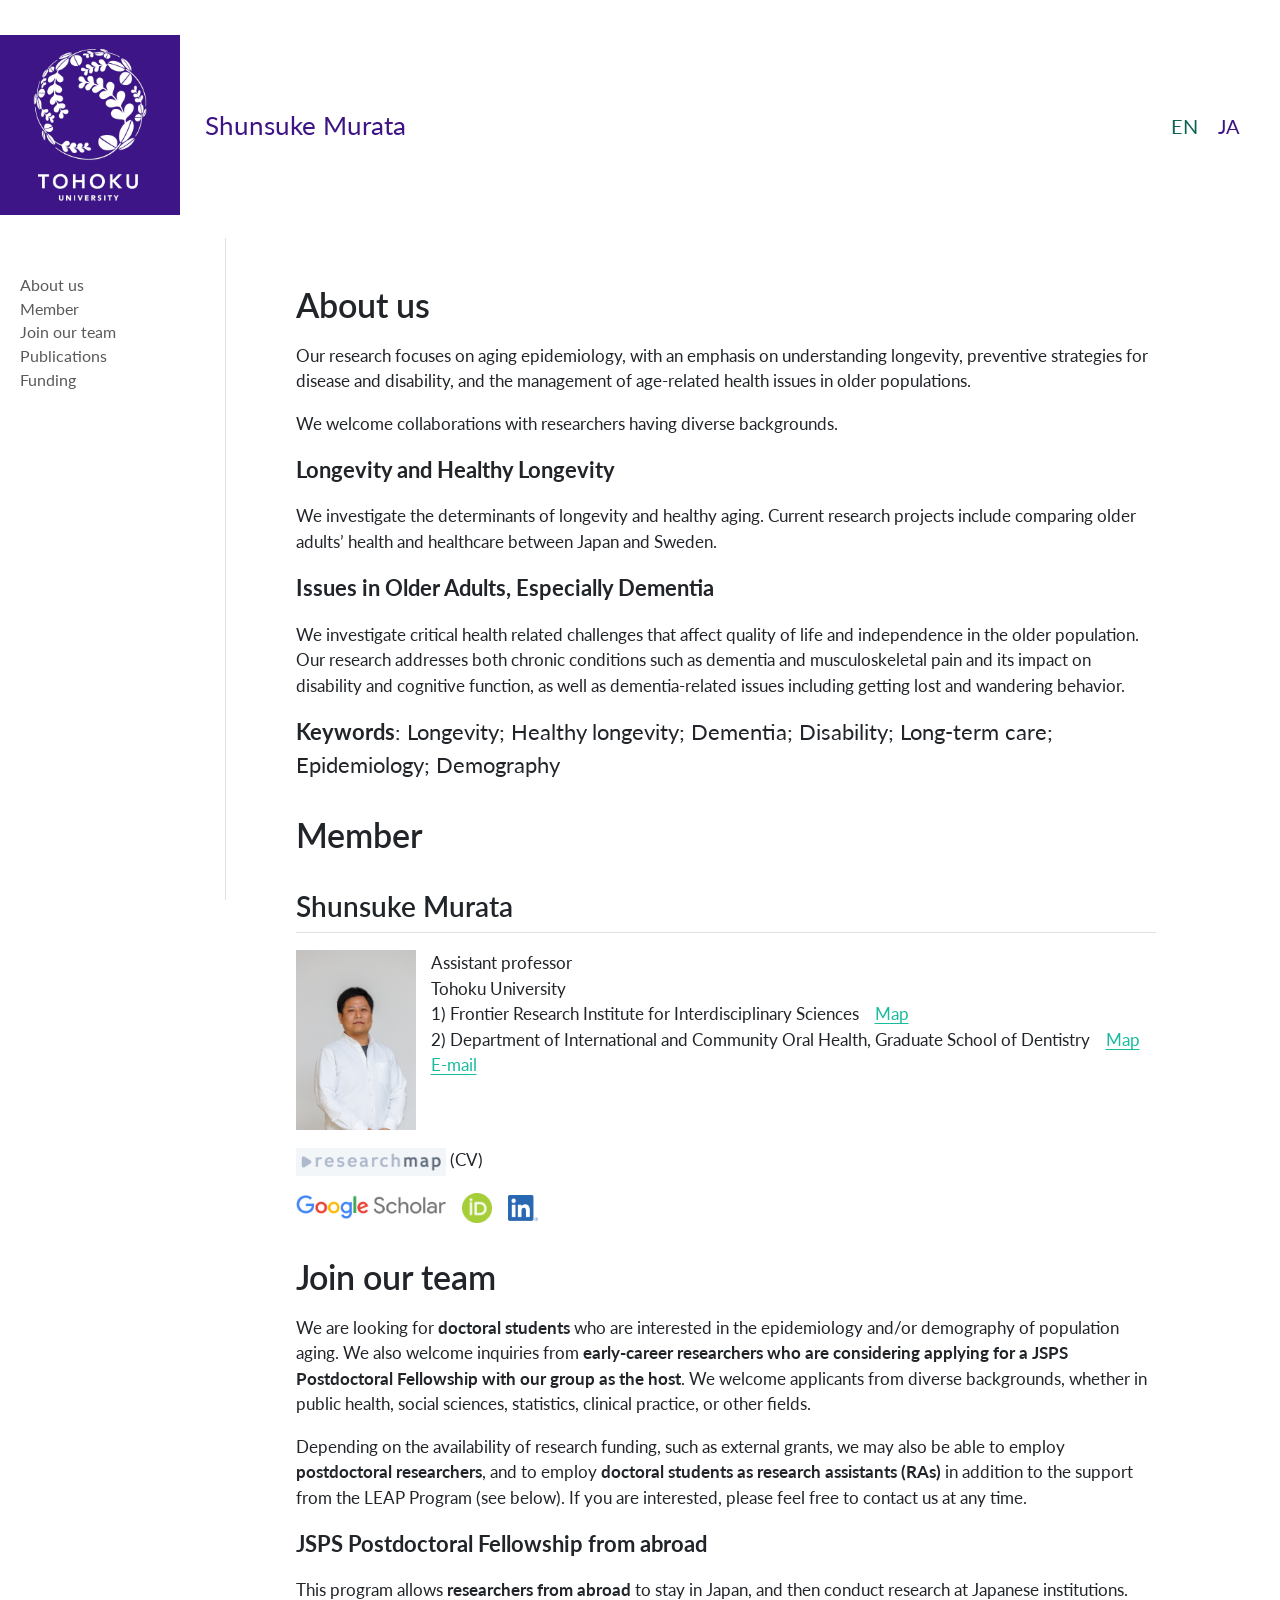
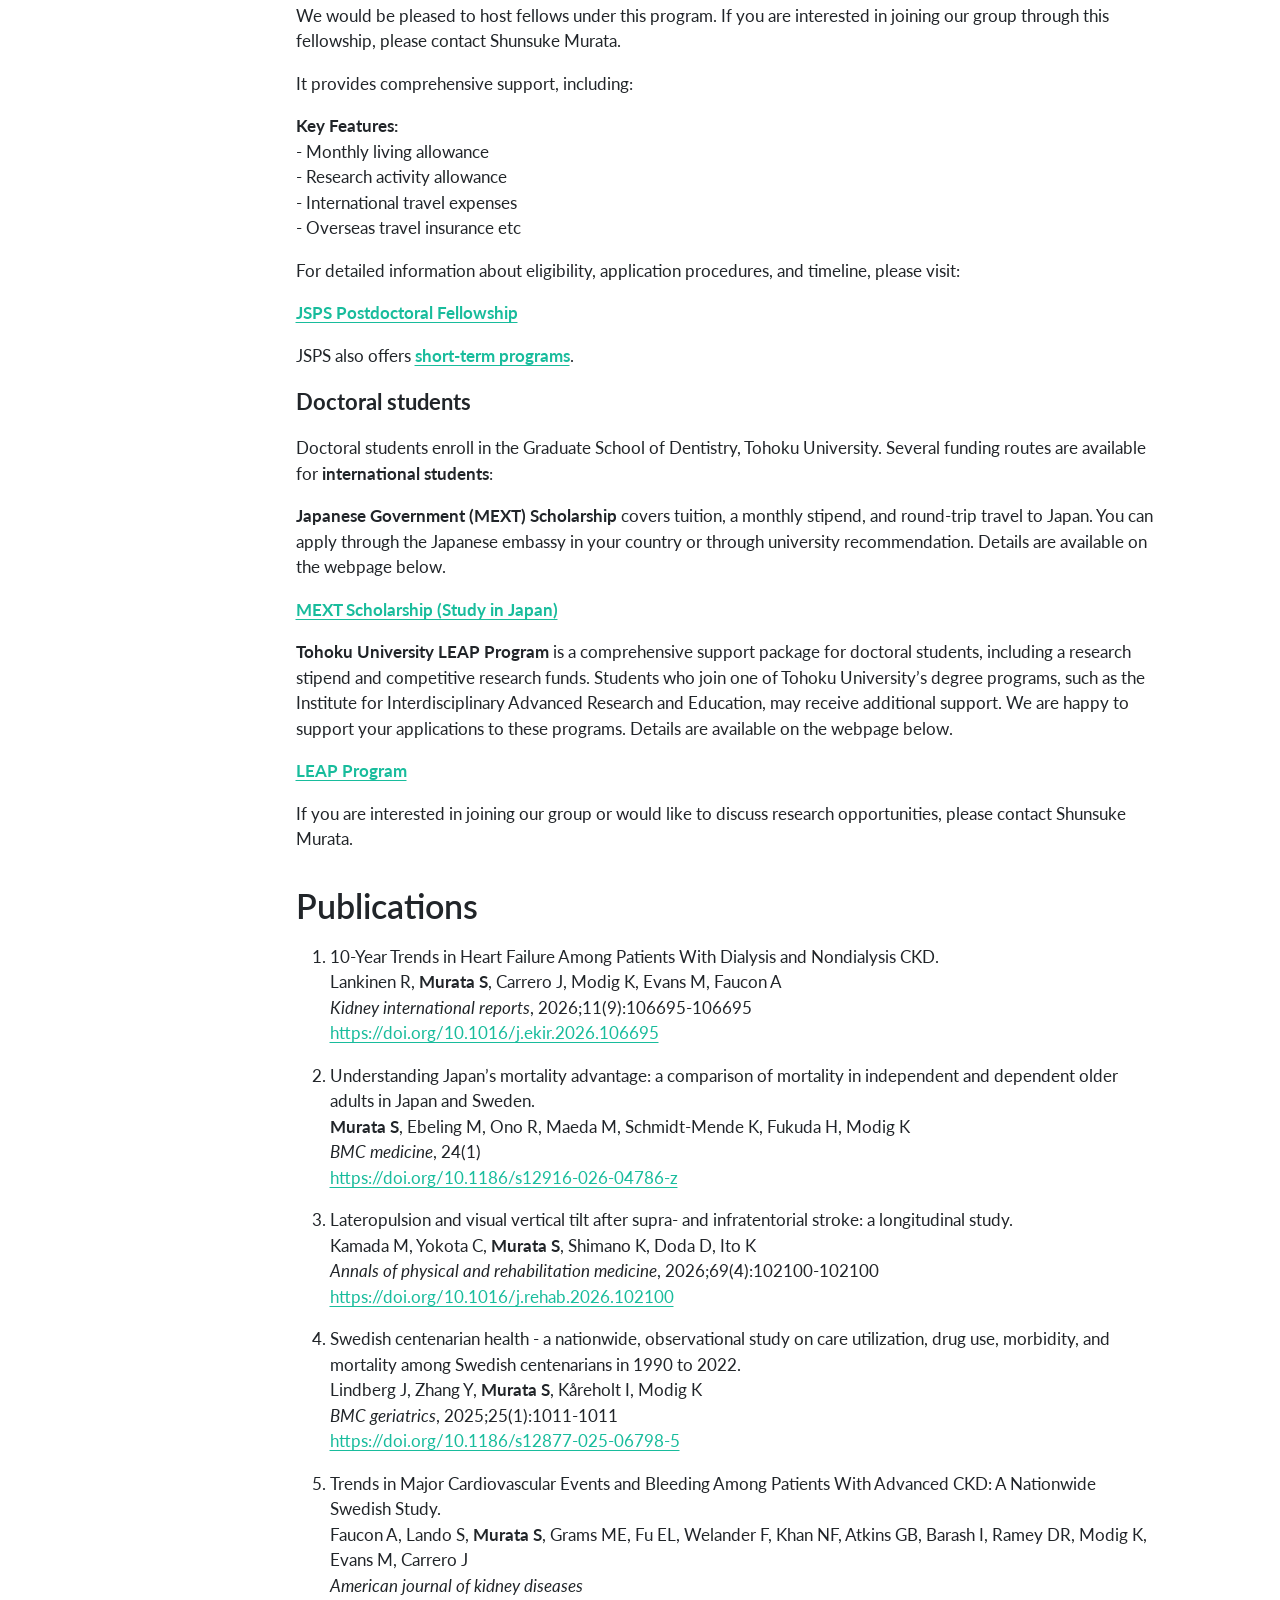
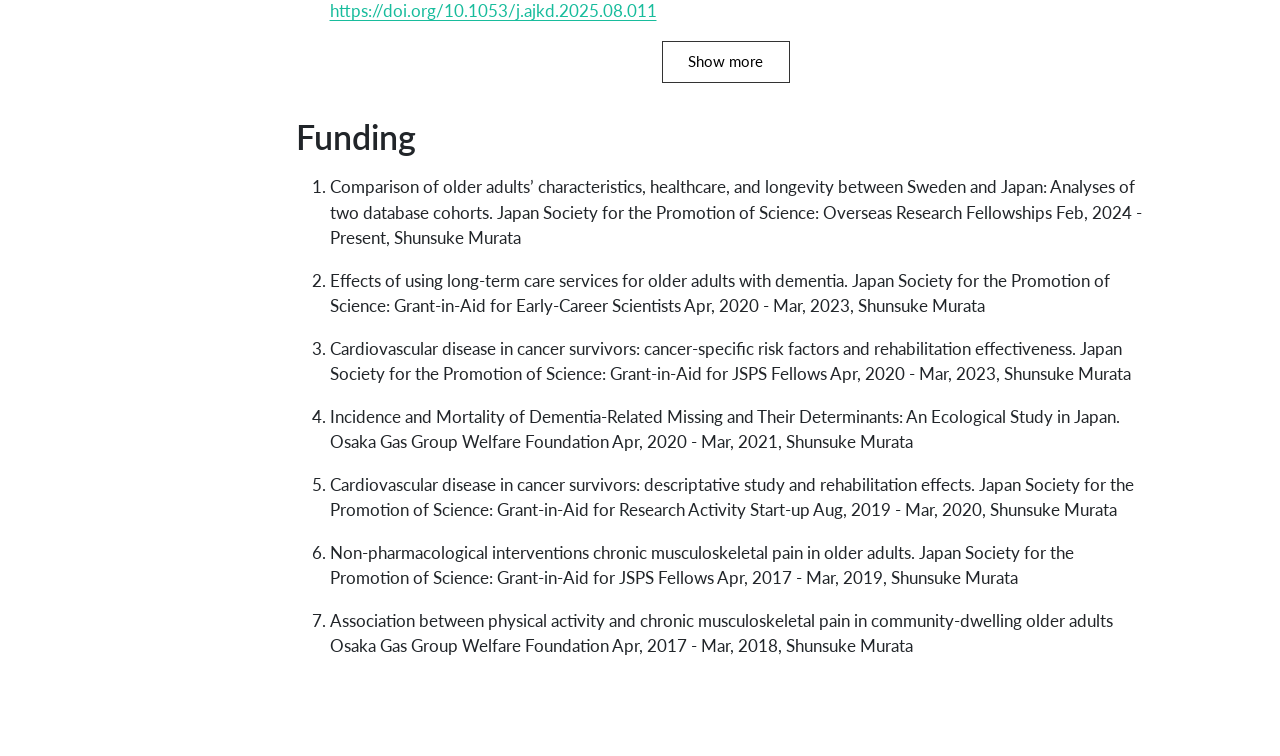
<file: index.html>
<!DOCTYPE html>
<html xmlns="http://www.w3.org/1999/xhtml" lang="en" xml:lang="en"><head>

<meta charset="utf-8">
<meta name="generator" content="quarto-1.8.26">

<meta name="viewport" content="width=device-width, initial-scale=1.0, user-scalable=yes">


<title>Shunsuke Murata</title>
<style>
code{white-space: pre-wrap;}
span.smallcaps{font-variant: small-caps;}
div.columns{display: flex; gap: min(4vw, 1.5em);}
div.column{flex: auto; overflow-x: auto;}
div.hanging-indent{margin-left: 1.5em; text-indent: -1.5em;}
ul.task-list{list-style: none;}
ul.task-list li input[type="checkbox"] {
  width: 0.8em;
  margin: 0 0.8em 0.2em -1em; /* quarto-specific, see https://github.com/quarto-dev/quarto-cli/issues/4556 */ 
  vertical-align: middle;
}
</style>


<script src="site_libs/quarto-nav/quarto-nav.js"></script>
<script src="site_libs/quarto-nav/headroom.min.js"></script>
<link href="./logo/tohoku_univ/Toh_E_L_N_RGB.gif" rel="icon" type="image/gif">
<script src="site_libs/clipboard/clipboard.min.js"></script>
<script src="site_libs/quarto-html/quarto.js" type="module"></script>
<script src="site_libs/quarto-html/tabsets/tabsets.js" type="module"></script>
<script src="site_libs/quarto-html/axe/axe-check.js" type="module"></script>
<script src="site_libs/quarto-html/popper.min.js"></script>
<script src="site_libs/quarto-html/tippy.umd.min.js"></script>
<script src="site_libs/quarto-html/anchor.min.js"></script>
<link href="site_libs/quarto-html/tippy.css" rel="stylesheet">
<link href="site_libs/quarto-html/quarto-syntax-highlighting-587c61ba64f3a5504c4d52d930310e48.css" rel="stylesheet" id="quarto-text-highlighting-styles">
<script src="site_libs/bootstrap/bootstrap.min.js"></script>
<link href="site_libs/bootstrap/bootstrap-icons.css" rel="stylesheet">
<link href="site_libs/bootstrap/bootstrap-0b7f10014f7183d9299a5e4e06955318.min.css" rel="stylesheet" append-hash="true" id="quarto-bootstrap" data-mode="light">
<script id="quarto-search-options" type="application/json">{
  "language": {
    "search-no-results-text": "No results",
    "search-matching-documents-text": "matching documents",
    "search-copy-link-title": "Copy link to search",
    "search-hide-matches-text": "Hide additional matches",
    "search-more-match-text": "more match in this document",
    "search-more-matches-text": "more matches in this document",
    "search-clear-button-title": "Clear",
    "search-text-placeholder": "",
    "search-detached-cancel-button-title": "Cancel",
    "search-submit-button-title": "Submit",
    "search-label": "Search"
  }
}</script>
<script async="" src="https://www.googletagmanager.com/gtag/js?id=G-NBK3WB71PM"></script>

<script type="text/javascript">

window.dataLayer = window.dataLayer || [];
function gtag(){dataLayer.push(arguments);}
gtag('js', new Date());
gtag('config', 'G-NBK3WB71PM', { 'anonymize_ip': true});
</script>


<link rel="stylesheet" href="styles.css">
</head>

<body class="nav-sidebar docked nav-fixed fullcontent quarto-light">

<div id="quarto-search-results"></div>
  <header id="quarto-header" class="headroom fixed-top">
    <nav class="navbar navbar-expand-lg " data-bs-theme="dark">
      <div class="navbar-container container-fluid">
      <div class="navbar-brand-container mx-auto">
    <a href="./index.html" class="navbar-brand navbar-brand-logo">
    <img src="./logo/tohoku_univ/Toh_E_L_N_RGB.gif" alt="" class="navbar-logo light-content">
    <img src="./logo/tohoku_univ/Toh_E_L_N_RGB.gif" alt="" class="navbar-logo dark-content">
    </a>
    <a class="navbar-brand" href="./index.html">
    <span class="navbar-title">Shunsuke Murata</span>
    </a>
  </div>
          <button class="navbar-toggler" type="button" data-bs-toggle="collapse" data-bs-target="#navbarCollapse" aria-controls="navbarCollapse" role="menu" aria-expanded="false" aria-label="Toggle navigation" onclick="if (window.quartoToggleHeadroom) { window.quartoToggleHeadroom(); }">
  <span class="navbar-toggler-icon"></span>
</button>
          <div class="collapse navbar-collapse" id="navbarCollapse">
            <ul class="navbar-nav navbar-nav-scroll ms-auto">
  <li class="nav-item">
    <a class="nav-link active" href="./index.html" aria-current="page"> 
<span class="menu-text">EN</span></a>
  </li>  
  <li class="nav-item">
    <a class="nav-link" href="./ja/index.html"> 
<span class="menu-text">JA</span></a>
  </li>  
</ul>
          </div> <!-- /navcollapse -->
            <div class="quarto-navbar-tools">
</div>
      </div> <!-- /container-fluid -->
    </nav>
  <nav class="quarto-secondary-nav">
    <div class="container-fluid d-flex">
      <button type="button" class="quarto-btn-toggle btn" data-bs-toggle="collapse" role="button" data-bs-target=".quarto-sidebar-collapse-item" aria-controls="quarto-sidebar" aria-expanded="false" aria-label="Toggle sidebar navigation" onclick="if (window.quartoToggleHeadroom) { window.quartoToggleHeadroom(); }">
        <i class="bi bi-layout-text-sidebar-reverse"></i>
      </button>
        <nav class="quarto-page-breadcrumbs" aria-label="breadcrumb"><ol class="breadcrumb"></ol></nav>
        <a class="flex-grow-1" role="navigation" data-bs-toggle="collapse" data-bs-target=".quarto-sidebar-collapse-item" aria-controls="quarto-sidebar" aria-expanded="false" aria-label="Toggle sidebar navigation" onclick="if (window.quartoToggleHeadroom) { window.quartoToggleHeadroom(); }">      
        </a>
    </div>
  </nav>
</header>
<!-- content -->
<div id="quarto-content" class="quarto-container page-columns page-rows-contents page-layout-article page-navbar">
<!-- sidebar -->
  <nav id="quarto-sidebar" class="sidebar collapse collapse-horizontal quarto-sidebar-collapse-item sidebar-navigation docked overflow-auto">
    <div class="sidebar-menu-container"> 
    <ul class="list-unstyled mt-1">
        <li class="sidebar-item">
  <div class="sidebar-item-container"> 
  <a href="./index.html#about" class="sidebar-item-text sidebar-link">
 <span class="menu-text">About us</span></a>
  </div>
</li>
        <li class="sidebar-item">
  <div class="sidebar-item-container"> 
  <a href="./index.html#member" class="sidebar-item-text sidebar-link">
 <span class="menu-text">Member</span></a>
  </div>
</li>
        <li class="sidebar-item">
  <div class="sidebar-item-container"> 
  <a href="./index.html#join-our-team" class="sidebar-item-text sidebar-link">
 <span class="menu-text">Join our team</span></a>
  </div>
</li>
        <li class="sidebar-item">
  <div class="sidebar-item-container"> 
  <a href="./index.html#publications" class="sidebar-item-text sidebar-link">
 <span class="menu-text">Publications</span></a>
  </div>
</li>
        <li class="sidebar-item">
  <div class="sidebar-item-container"> 
  <a href="./index.html#funding" class="sidebar-item-text sidebar-link">
 <span class="menu-text">Funding</span></a>
  </div>
</li>
    </ul>
    </div>
</nav>
<div id="quarto-sidebar-glass" class="quarto-sidebar-collapse-item" data-bs-toggle="collapse" data-bs-target=".quarto-sidebar-collapse-item"></div>
<!-- margin-sidebar -->
    
<!-- main -->
<main class="content" id="quarto-document-content"><header id="title-block-header" class="quarto-title-block"></header>




<section id="about" class="level1">
<h1>About us</h1>
<p>Our research focuses on aging epidemiology, with an emphasis on understanding longevity, preventive strategies for disease and disability, and the management of age-related health issues in older populations.</p>
<!-- Our work uses epidemiological methods, including causal inference, and demographic approaches, analyzing various data sources such as administrative records (registers and healthcare insurance data), cohort data, and open data as long as they fit our research theme. -->
<p>We welcome collaborations with researchers having diverse backgrounds.</p>
<div style="font-size: 1.3rem;">
<p><strong>Longevity and Healthy Longevity</strong></p>
</div>
<p>We investigate the determinants of longevity and healthy aging. Current research projects include comparing older adults’ health and healthcare between Japan and Sweden.</p>
<div style="font-size: 1.3rem;">
<p><strong>Issues in Older Adults, Especially Dementia</strong></p>
</div>
<p>We investigate critical health related challenges that affect quality of life and independence in the older population. Our research addresses both chronic conditions such as dementia and musculoskeletal pain and its impact on disability and cognitive function, as well as dementia-related issues including getting lost and wandering behavior.</p>
<div style="font-size: 1.3rem;">
<p><strong>Keywords</strong>: Longevity; Healthy longevity; Dementia; Disability; Long-term care; Epidemiology; Demography</p>
</div>
</section>
<section id="member" class="level1">
<h1>Member</h1>
<section id="shunsuke-murata" class="level2">
<h2 class="anchored" data-anchor-id="shunsuke-murata">Shunsuke Murata</h2>
<div style="display: grid; grid-template-columns: 120px 1fr; gap: 15px; align-items: start;">
<div>
<p><img src="logo/shunsuke.jpg" class="img-fluid" width="120"></p>
</div>
<div>
<p>Assistant professor<br>
Tohoku University<br>
1) Frontier Research Institute for Interdisciplinary Sciences &nbsp;&nbsp; <a href="https://maps.app.goo.gl/TiPeo2iSwrbYmDjr6" target="_blank">Map</a><br>
2) Department of International and Community Oral Health, Graduate School of Dentistry &nbsp;&nbsp; <a href="https://maps.app.goo.gl/E9tCVmz5oErsnBSw9" target="_blank">Map</a><br>
<a href="mailto:shunsuke.murata@tohoku.ac.jp">E-mail</a></p>
</div>
</div>
<p><a href="https://researchmap.jp/muratas?lang=en" target="_blank"><img src="logo/Researchmap.png" class="img-fluid" width="150"></a> (CV)</p>
<p><a href="https://scholar.google.com/citations?user=UgbhvSsAAAAJ&amp;hl=en" target="_blank"><img src="logo/Google_Scholar_logo.png" class="img-fluid" width="150"></a> &nbsp;&nbsp; <a href="https://orcid.org/0000-0002-1670-020X" target="_blank"><img src="logo/ORCID-iD_icon_32x32.png" class="img-fluid" width="30"></a> &nbsp;&nbsp; <a href="https://www.linkedin.com/in/shunsuke-murata-6631141a6/" target="_blank"><img src="logo/LI-In-Bug.png" class="img-fluid" width="30"></a></p>
</section>
</section>
<section id="join-our-team" class="level1">
<h1>Join our team</h1>
<p>We are looking for <strong>doctoral students</strong> who are interested in the epidemiology and/or demography of population aging. We also welcome inquiries from <strong>early-career researchers who are considering applying for a JSPS Postdoctoral Fellowship with our group as the host</strong>. We welcome applicants from diverse backgrounds, whether in public health, social sciences, statistics, clinical practice, or other fields.</p>
<p>Depending on the availability of research funding, such as external grants, we may also be able to employ <strong>postdoctoral researchers</strong>, and to employ <strong>doctoral students as research assistants (RAs)</strong> in addition to the support from the LEAP Program (see below). If you are interested, please feel free to contact us at any time.</p>
<div style="font-size: 1.3rem;">
<p><strong>JSPS Postdoctoral Fellowship from abroad</strong></p>
</div>
<p>This program allows <strong>researchers from abroad</strong> to stay in Japan, and then conduct research at Japanese institutions. We would be pleased to host fellows under this program. If you are interested in joining our group through this fellowship, please contact Shunsuke Murata.</p>
<p>It provides comprehensive support, including:</p>
<p><strong>Key Features:</strong><br>
- Monthly living allowance<br>
- Research activity allowance<br>
- International travel expenses<br>
- Overseas travel insurance etc</p>
<p>For detailed information about eligibility, application procedures, and timeline, please visit:</p>
<p><a href="https://www.jsps.go.jp/english/e-fellow/e-ippan/index.html" target="_blank"><strong>JSPS Postdoctoral Fellowship</strong></a></p>
<p>JSPS also offers <a href="https://www.jsps.go.jp/english/e-fellow/index.html" target="_blank"><strong>short-term programs</strong></a>.</p>
<div style="font-size: 1.3rem;">
<p><strong>Doctoral students</strong></p>
</div>
<p>Doctoral students enroll in the Graduate School of Dentistry, Tohoku University. Several funding routes are available for <strong>international students</strong>:</p>
<p><strong>Japanese Government (MEXT) Scholarship</strong> covers tuition, a monthly stipend, and round-trip travel to Japan. You can apply through the Japanese embassy in your country or through university recommendation. Details are available on the webpage below.</p>
<p><a href="https://www.studyinjapan.go.jp/en/planning/scholarships/mext-scholarships/" target="_blank"><strong>MEXT Scholarship (Study in Japan)</strong></a></p>
<p><strong>Tohoku University LEAP Program</strong> is a comprehensive support package for doctoral students, including a research stipend and competitive research funds. Students who join one of Tohoku University’s degree programs, such as the Institute for Interdisciplinary Advanced Research and Education, may receive additional support. We are happy to support your applications to these programs. Details are available on the webpage below.</p>
<p><a href="https://pgd.tohoku.ac.jp/english/rpc/LEAP.html" target="_blank"><strong>LEAP Program</strong></a></p>
<p>If you are interested in joining our group or would like to discuss research opportunities, please contact Shunsuke Murata.</p>
</section>
<section id="publications" class="level1">
<h1>Publications</h1>
<div id="publication-list">
<div class="visible-pubs">
<ol type="1">
<li><p>10-Year Trends in Heart Failure Among Patients With Dialysis and Nondialysis CKD.<br> Lankinen R, <strong>Murata S</strong>, Carrero J, Modig K, Evans M, Faucon A<br> <em>Kidney international reports</em>, 2026;11(9):106695-106695<br> <a href="https://doi.org/10.1016/j.ekir.2026.106695" target="_blank">https://doi.org/10.1016/j.ekir.2026.106695</a><br></p></li>
<li><p>Understanding Japan’s mortality advantage: a comparison of mortality in independent and dependent older adults in Japan and Sweden.<br> <strong>Murata S</strong>, Ebeling M, Ono R, Maeda M, Schmidt-Mende K, Fukuda H, Modig K<br> <em>BMC medicine</em>, 24(1)<br> <a href="https://doi.org/10.1186/s12916-026-04786-z" target="_blank">https://doi.org/10.1186/s12916-026-04786-z</a><br></p></li>
<li><p>Lateropulsion and visual vertical tilt after supra- and infratentorial stroke: a longitudinal study.<br> Kamada M, Yokota C, <strong>Murata S</strong>, Shimano K, Doda D, Ito K<br> <em>Annals of physical and rehabilitation medicine</em>, 2026;69(4):102100-102100<br> <a href="https://doi.org/10.1016/j.rehab.2026.102100" target="_blank">https://doi.org/10.1016/j.rehab.2026.102100</a><br></p></li>
<li><p>Swedish centenarian health - a nationwide, observational study on care utilization, drug use, morbidity, and mortality among Swedish centenarians in 1990 to 2022.<br> Lindberg J, Zhang Y, <strong>Murata S</strong>, Kåreholt I, Modig K<br> <em>BMC geriatrics</em>, 2025;25(1):1011-1011<br> <a href="https://doi.org/10.1186/s12877-025-06798-5" target="_blank">https://doi.org/10.1186/s12877-025-06798-5</a><br></p></li>
<li><p>Trends in Major Cardiovascular Events and Bleeding Among Patients With Advanced CKD: A Nationwide Swedish Study.<br> Faucon A, Lando S, <strong>Murata S</strong>, Grams ME, Fu EL, Welander F, Khan NF, Atkins GB, Barash I, Ramey DR, Modig K, Evans M, Carrero J<br> <em>American journal of kidney diseases</em><br> <a href="https://doi.org/10.1053/j.ajkd.2025.08.011" target="_blank">https://doi.org/10.1053/j.ajkd.2025.08.011</a><br></p></li>
</ol>
</div>
<div class="hidden-pubs" style="display: none;">
<ol start="6" type="1">
<li><p>Disease accumulation and distribution across the lifespan in Swedish centenarians and non-centenarians: a nationwide life course comparison of longevity and health resilience.<br> Zhang Y, <strong>Murata S</strong>, Schmidt-Mende K, Ebeling M, Modig K<br> <em>EClinicalMedicine</em>, 2025;87:103396-103396<br> <a href="https://doi.org/10.1016/j.eclinm.2025.103396" target="_blank">https://doi.org/10.1016/j.eclinm.2025.103396</a><br></p></li>
<li><p>Machine-learning approach to atrial fibrillation prediction among individuals without prior cardiovascular diseases.<br> Ding M, <strong>Murata S</strong>, Louro J, Hammar N, Modig K<br> <em>Open heart</em>, 12(2)<br> <a href="https://doi.org/10.1136/openhrt-2025-003451" target="_blank">https://doi.org/10.1136/openhrt-2025-003451</a><br></p></li>
<li><p>Do people reach 100 by surviving, delaying, or avoiding diseases? A life course comparison of centenarians and non-centenarians from the same birth cohorts.<br> Zhang Y, <strong>Murata S</strong>, Schmidt-Mende K, Ebeling M, Modig K<br> <em>GeroScience</em>, 2025;47(3):3539-3549<br> <a href="https://doi.org/10.1007/s11357-024-01330-w" target="_blank">https://doi.org/10.1007/s11357-024-01330-w</a><br></p></li>
<li><p>Health Trajectories of Independent and Dependent Centenarians: A Swedish Nationwide Cohort Study.<br> <strong>Murata S</strong>, Zhang Y, Ebeling M, Schmidt-Mende K, Modig K<br> <em>Innovation in aging</em>, 2025;9(6):igaf050<br> <a href="https://doi.org/10.1093/geroni/igaf050" target="_blank">https://doi.org/10.1093/geroni/igaf050</a><br></p></li>
<li><p>Spatial and temporal tracking of multi-layered cells sheet using reporter gene imaging with human sodium iodide symporter: a preclinical study using a rat model of myocardial infarction.<br> Otani K, Zeniya T, Kawashima H, Moriguchi T, Nakano A, Han C, <strong>Murata S</strong>, Nishimura K, Koshino K, Yamahara K, Inubushi M, Iida H<br> <em>European journal of nuclear medicine and molecular imaging</em>, 2024;52(1):74-87<br> <a href="https://doi.org/10.1007/s00259-024-06889-2" target="_blank">https://doi.org/10.1007/s00259-024-06889-2</a><br></p></li>
<li><p>An 18-month multimodal intervention trial for preventing dementia: J-MINT PRIME Tamba.<br> Oki Y, Osaki T, Kumagai R, <strong>Murata S</strong>, Encho H, Ono R, Yasuda H, Kowa H<br> <em>Alzheimer’s &amp; dementia</em>, 2024;20(10):6972-6983<br> <a href="https://doi.org/10.1002/alz.14170" target="_blank">https://doi.org/10.1002/alz.14170</a><br></p></li>
<li><p>Blood biomarker profiles and exceptional longevity: comparison of centenarians and non-centenarians in a 35-year follow-up of the Swedish AMORIS cohort.<br> <strong>Murata S</strong>, Ebeling M, Meyer AC, Schmidt-Mende K, Hammar N, Modig K<br> <em>GeroScience</em>, 2024;46(2):1693-1702<br> <a href="https://doi.org/10.1007/s11357-023-00936-w" target="_blank">https://doi.org/10.1007/s11357-023-00936-w</a><br></p></li>
<li><p>Prolonged delirium during hospitalization is associated with worse long-term and short-term outcomes in patients with acute heart failure.<br> Aikawa Y, Ogata S, Honda S, Nagai T, <strong>Murata S</strong>, Morii I, Anzai T, Nishimura K, Noguchi T<br> <em>International journal of cardiology</em>, 2024;399:131776-131776<br> <a href="https://doi.org/10.1016/j.ijcard.2024.131776" target="_blank">https://doi.org/10.1016/j.ijcard.2024.131776</a><br></p></li>
<li><p>Claims-based Frailty Index in Japanese Older Adults: A Cohort Study Using LIFE Study Data.<br> Nakatsuka K, Ono R, <strong>Murata S</strong>, Akisue T, Fukuda H<br> <em>Journal of epidemiology</em>, 2024;34(3):112-118<br> <a href="https://doi.org/10.2188/jea.JE20220310" target="_blank">https://doi.org/10.2188/jea.JE20220310</a><br></p></li>
<li><p>Prognostic Predictors of Tricuspid Regurgitation Worsening after Mitral Regurgitation Surgery with Mild Tricuspid Regurgitation.<br> Hada T, Amano M, <strong>Murata S</strong>, Nishimura K, Nakagawa S, Irie Y, Moriuchi K, Okada A, Kitai T, Amaki M, Kanzaki H, Fukushima S, Kusano K, Noguchi T, Fujita T, Izumi C<br> <em>Seminars in thoracic and cardiovascular surgery</em>, 2024;36(3):303-312<br> <a href="https://doi.org/10.1053/j.semtcvs.2023.03.003" target="_blank">https://doi.org/10.1053/j.semtcvs.2023.03.003</a><br></p></li>
<li><p>レセプトデータからみた骨粗鬆症投薬状況の実態:The Nobel Study<br> 吉村 典子, 堀井 千彬, 飯高 世子, 舩元 太郎, 帖佐 悦男, <strong>村田 峻輔</strong>, 竹上 未紗, 西村 邦宏, 小原 大輔, 大黒 聡, 鈴木 啓明, 荒井 光一, 田中 栄<br> <em>日本骨粗鬆症学会雑誌</em>, 10(3)<br></p></li>
<li><p>Cognitive transitions based on functional status in older adults with heart failure: a population-based study.<br> Morris K, Takegami M, Teramoto K, <strong>Murata S</strong>, Nakatsuka K, Ogata S, Nishimura K<br> <em>ESC heart failure</em>, 2023;10(6):3454-3462<br> <a href="https://doi.org/10.1002/ehf2.14512" target="_blank">https://doi.org/10.1002/ehf2.14512</a><br></p></li>
<li><p>Centenarians: who are they? A description of the total Swedish centenarian population in terms of living arrangements, health, and care utilization.<br> <strong>Murata S</strong>, Meyer AC, Ebeling M, Modig K<br> <em>Aging clinical and experimental research</em>, 2023;35(11):2759-2767<br> <a href="https://doi.org/10.1007/s40520-023-02555-z" target="_blank">https://doi.org/10.1007/s40520-023-02555-z</a><br></p></li>
<li><p>Women With Acute Aortic Dissection&nbsp;Have Higher Prehospital&nbsp;Mortality Than Men.<br> Marume K, Noguchi T, Kaichi R, Yano T, Matsuyama M, Nagamine Y, Mori T, Mikami T, Ikebe S, Takae M, Komaki S, Ishii M, Toida R, Kurogi K, Inoue Y, Matsuda H, <strong>Murata S</strong>, Nakaoku Y, Ogata S, Nishimura K, Nakashima T, Yamaguchi T, Yamamoto N, Tsujita K<br> <em>JACC. Advances</em>, 2023;2(8):100623-100623<br> <a href="https://doi.org/10.1016/j.jacadv.2023.100623" target="_blank">https://doi.org/10.1016/j.jacadv.2023.100623</a><br></p></li>
<li><p>In-hospital predictors for primary prevention of sudden death after acute myocardial infarction with cardiac dysfunction.<br> Konagai N, Asaumi Y, <strong>Murata S</strong>, Noda T, Takeuchi S, Fujino M, Honda S, Yoneda S, Kataoka Y, Otsuka F, Nishimura K, Tsujita K, Kusano K, Noguchi T, Yasuda S<br> <em>Journal of cardiology</em>, 2023;82(3):186-193<br> <a href="https://doi.org/10.1016/j.jjcc.2023.05.003" target="_blank">https://doi.org/10.1016/j.jjcc.2023.05.003</a><br></p></li>
<li><p>Dynamic changes of the direction and angle of radiographic ocular lateral deviation in patients with lateropulsion after stroke onset.<br> Kamada M, Yokota C, <strong>Murata S</strong>, Doda D, Nishimura K, Nishizono H<br> <em>Journal of neurology</em>, 2023;270(8):4041-4048<br> <a href="https://doi.org/10.1007/s00415-023-11755-6" target="_blank">https://doi.org/10.1007/s00415-023-11755-6</a><br></p></li>
<li><p>Studies of Health Insurance Claims Data in Japan: A Scoping Review.<br> Suto M, Sugiyama T, Imai K, Furuno T, Hosozawa M, Ichinose Y, Ihana-Sugiyama N, Kodama T, Koizumi R, Shimizu-Motohashi Y, <strong>Murata S</strong>, Nakamura Y, Niino M, Sato M, Taguchi R, Takegami M, Tanaka M, Tsutsumimoto K, Usuda K, Takehara K, Iso H<br> <em>JMA journal</em>, 2023;6(3):233-245<br> <a href="https://doi.org/10.31662/jmaj.2022-0184" target="_blank">https://doi.org/10.31662/jmaj.2022-0184</a><br></p></li>
<li><p>Effect of car use on social frailty among community-dwelling older adults in rural areas<br> Uchida K, Ueda Y, Nakamura J, <strong>Murata S</strong>, Endo T, Otani K, Ono R<br> <em>Journal of Transport &amp; Health</em>, 2023;30:101609-101609<br> <a href="https://doi.org/10.1016/j.jth.2023.101609" target="_blank">https://doi.org/10.1016/j.jth.2023.101609</a><br></p></li>
<li><p>Real-world comparison of in-hospital complications after catheter ablation for atrial fibrillation between non-antivitamin K anticoagulants and warfarin: A propensity-matched analysis using nation-wide database.<br> Miyamoto K, <strong>Murata S</strong>, Takegami M, Nakajima K, Kamakura T, Wada M, Ishibashi K, Inoue Y, Nagase S, Aiba T, Nishimura K, Kusano K<br> <em>International journal of cardiology. Heart &amp; vasculature</em>, 2023;44:101174-101174<br> <a href="https://doi.org/10.1016/j.ijcha.2023.101174" target="_blank">https://doi.org/10.1016/j.ijcha.2023.101174</a><br></p></li>
<li><p>Aetiology of chronic heart failure in patients from a super-aged society: the KUNIUMI registry chronic cohort.<br> Fujimoto W, Toh R, Takegami M, Imanishi J, Hamana T, Odajima S, Takemoto M, Kuroda K, Hatani Y, Yamashita S, Iwasaki M, Inoue T, Okamoto H, Todoroki T, Okuda M, Hayashi T, Konishi A, Tanaka H, Shinohara M, Nagao M, <strong>Murata S</strong>, Ogata S, Nishimura K, Hirata K<br> <em>ESC heart failure</em>, 2023;10(1):100-110<br> <a href="https://doi.org/10.1002/ehf2.14162" target="_blank">https://doi.org/10.1002/ehf2.14162</a><br></p></li>
<li><p>The Japan-Multimodal Intervention Trial for Prevention of Dementia PRIME Tamba (J-MINT PRIME Tamba): Study protocol of a randomised controlled multi-domain intervention trial.<br> Kumagai R, Osaki T, Oki Y, <strong>Murata S</strong>, Uchida K, Encho H, Ono R, Kowa H<br> <em>Archives of gerontology and geriatrics</em>, 2023;104:104803-104803<br> <a href="https://doi.org/10.1016/j.archger.2022.104803" target="_blank">https://doi.org/10.1016/j.archger.2022.104803</a><br></p></li>
<li><p>電力センサーを用いたMCI患者分類のための機械学習モデル構築に関する研究<br> 木村 倫人, 西森 誠, 中奥 由里子, <strong>村田 峻輔</strong>, 竹上 未紗, 尾形 宗士郎, 竹村 匡正, 西村 邦宏<br></p></li>
<li><p>Phenotypic Features of Coronary Atheroma in Diabetic and Nondiabetic Patients With Low-Density Lipoprotein Cholesterol&nbsp;&lt;55&nbsp;mg/dL.<br> Iwai T, Kataoka Y, Nicholls SJ, Puri R, <strong>Murata S</strong>, Nishimura K, Murai K, Kitahara S, Sawada K, Matama H, Honda S, Takagi K, Fujino M, Yoneda S, Otsuka F, Nishihira K, Asaumi Y, Miyamoto Y, Yasuda S, Noguchi T<br> <em>JACC. Cardiovascular imaging</em>, 2022;15(6):1166-1169<br> <a href="https://doi.org/10.1016/j.jcmg.2022.02.005" target="_blank">https://doi.org/10.1016/j.jcmg.2022.02.005</a><br></p></li>
<li><p>Joint effect of cognitive decline and walking ability on incidence of wandering behavior in older adults with dementia: A cohort study.<br> <strong>Murata S</strong>, Takegami M, Ogata S, Ono R, Nakatsuka K, Nakaoku Y, Iihara K, Hagihara A, Nishimura K<br> <em>International journal of geriatric psychiatry</em>, 37(5)<br> <a href="https://doi.org/10.1002/gps.5714" target="_blank">https://doi.org/10.1002/gps.5714</a><br></p></li>
<li><p>Association between Abnormal Gait Patterns and an Elevated Degree of Pain after Daily Walking: A Preliminary Study.<br> Misu S, Asai T, <strong>Murata S</strong>, Nakamura R, Isa T, Tsuboi Y, Oshima K, Koyama S, Sawa R, Fukumoto Y, Ono R<br> <em>International journal of environmental research and public health</em>, 19(5)<br> <a href="https://doi.org/10.3390/ijerph19052842" target="_blank">https://doi.org/10.3390/ijerph19052842</a><br></p></li>
<li><p>Frequency of working at home, body mass index, and productivity in Japanese office workers: A cohort study.<br> Nakatsuka K, <strong>Murata S</strong>, Oka T, Tsuboi Y, Saeki K, Tezuka M, Ono R<br> <em>Work (Reading, Mass.)</em>, 2022;73(4):1359-1364<br> <a href="https://doi.org/10.3233/WOR-210249" target="_blank">https://doi.org/10.3233/WOR-210249</a><br></p></li>
<li><p>Indirect effects of social activity on appetite via depressive symptoms in community-dwelling older adults: A cross-sectional study.<br> Kawaharada R, Sugimoto T, Uchida K, <strong>Murata S</strong>, Tsuboi Y, Isa T, Nakatsuka K, Horibe K, Ono R<br> <em>Appetite</em>, 2022;168:105705-105705<br> <a href="https://doi.org/10.1016/j.appet.2021.105705" target="_blank">https://doi.org/10.1016/j.appet.2021.105705</a><br></p></li>
<li><p>Thyroid Storm Patients With Elevated Brain Natriuretic Peptide Levels and Associated Left Ventricular Dilatation May Require Percutaneous Mechanical Support.<br> Arai M, Asaumi Y, <strong>Murata S</strong>, Matama H, Honda S, Otsuka F, Tahara Y, Kataoka Y, Nishimura K, Noguchi T<br> <em>Critical care explorations</em>, 2021;3(12):e0599<br> <a href="https://doi.org/10.1097/CCE.0000000000000599" target="_blank">https://doi.org/10.1097/CCE.0000000000000599</a><br></p></li>
<li><p>Reciprocal relationship between locomotive syndrome and social frailty in older adults.<br> Ono R, <strong>Murata S</strong>, Uchida K, Endo T, Otani K<br> <em>Geriatrics &amp; gerontology international</em>, 2021;21(11):981-984<br> <a href="https://doi.org/10.1111/ggi.14273" target="_blank">https://doi.org/10.1111/ggi.14273</a><br></p></li>
<li><p>Association between sleep disturbance and low back and pelvic pain in 4-month postpartum women: A cross-sectional study.<br> Horibe K, Isa T, Matsuda N, <strong>Murata S</strong>, Tsuboi Y, Okumura M, Kawaharada R, Kogaki M, Uchida K, Nakatsuka K, Ono R<br> <em>European spine journal</em>, 2021;30(10):2983-2988<br> <a href="https://doi.org/10.1007/s00586-021-06847-8" target="_blank">https://doi.org/10.1007/s00586-021-06847-8</a><br></p></li>
<li><p>Estimating Incidence of Acute Heart Failure Syndromes in Japan - An Analysis From the KUNIUMI Registry.<br> Fujimoto W, Toh R, Takegami M, Hayashi T, Kuroda K, Hatani Y, Yamashita S, Imanishi J, Iwasaki M, Inoue T, Okamoto H, Okuda M, Konishi A, Shinohara M, <strong>Murata S</strong>, Ogata S, Nishimura K, Hirata K<br> <em>Circulation journal</em>, 2021;85(10):1860-1868<br> <a href="https://doi.org/10.1253/circj.CJ-20-1154" target="_blank">https://doi.org/10.1253/circj.CJ-20-1154</a><br></p></li>
<li><p>AI-Assisted In-House Power Monitoring for the Detection of Cognitive Impairment in Older Adults.<br> Nakaoku Y, Ogata S, <strong>Murata S</strong>, Nishimori M, Ihara M, Iihara K, Takegami M, Nishimura K<br> <em>Sensors (Basel, Switzerland)</em>, 21(18)<br> <a href="https://doi.org/10.3390/s21186249" target="_blank">https://doi.org/10.3390/s21186249</a><br></p></li>
<li><p>Burnout among physicians in Poland.<br> Hagihara A, <strong>Murata S</strong><br> <em>Polish archives of internal medicine</em>, 2021;131(7-8):612-614<br> <a href="https://doi.org/10.20452/pamw.16068" target="_blank">https://doi.org/10.20452/pamw.16068</a><br></p></li>
<li><p>Heatstroke predictions by machine learning, weather information, and an all-population registry for 12-hour heatstroke alerts.<br> Ogata S, Takegami M, Ozaki T, Nakashima T, Onozuka D, <strong>Murata S</strong>, Nakaoku Y, Suzuki K, Hagihara A, Noguchi T, Iihara K, Kitazume K, Morioka T, Yamazaki S, Yoshida T, Yamagata Y, Nishimura K<br> <em>Nature communications</em>, 2021;12(1):4575-4575<br> <a href="https://doi.org/10.1038/s41467-021-24823-0" target="_blank">https://doi.org/10.1038/s41467-021-24823-0</a><br></p></li>
<li><p>Incidence and Mortality of Dementia-Related Missing and Their Associated Factors: An Ecological Study in Japan.<br> <strong>Murata S</strong>, Takegami M, Onozuka D, Nakaoku Y, Hagihara A, Nishimura K<br> <em>Journal of epidemiology</em>, 2021;31(6):361-368<br> <a href="https://doi.org/10.2188/jea.JE20200113" target="_blank">https://doi.org/10.2188/jea.JE20200113</a><br></p></li>
<li><p>Predicting Parameters for Successful Weaning from Veno-Arterial Extracorporeal Membrane Oxygenation in Cardiogenic Shock.<br> Sawada K, Kawakami S, <strong>Murata S</strong>, Nishimura K, Tahara Y, Hosoda H, Nakashima T, Kataoka Y, Asaumi Y, Noguchi T, Sugimachi M, Fujita T, Kobayashi J, Yasuda S<br> <em>ESC heart failure</em>, 2021;8(1):471-480<br> <a href="https://doi.org/10.1002/ehf2.13097" target="_blank">https://doi.org/10.1002/ehf2.13097</a><br></p></li>
<li><p>Effect of a Combined Exercise and Cognitive Activity Intervention on Cognitive Function in Community-dwelling Older Adults: A Pilot Randomized Controlled Trial.<br> <strong>Murata S</strong>, Ono R, Yasuda H, Tanemura R, Kido Y, Kowa H<br> <em>Physical therapy research</em>, 2021;24(2):112-119<br> <a href="https://doi.org/10.1298/ptr.E10057" target="_blank">https://doi.org/10.1298/ptr.E10057</a><br></p></li>
<li><p>Association between comprehensive workstation and neck and upper-limb pain among office worker.<br> Nakatsuka K, Tsuboi Y, Okumura M, <strong>Murata S</strong>, Isa T, Kawaharada R, Matsuda N, Uchida K, Horibe K, Kogaki M, Ono R<br> <em>Journal of occupational health</em>, 2021;63(1):e12194<br> <a href="https://doi.org/10.1002/1348-9585.12194" target="_blank">https://doi.org/10.1002/1348-9585.12194</a><br></p></li>
<li><p>Association Between Kinesiophobia and Life Space Among Community-Dwelling Older People with Chronic Musculoskeletal Pain.<br> Uchida K, <strong>Murata S</strong>, Kawaharada R, Tsuboi Y, Isa T, Okumura M, Matsuda N, Nakatsuka K, Horibe K, Kogaki M, Ono R<br> <em>Pain medicine (Malden, Mass.)</em>, 2020;21(12):3360-3365<br> <a href="https://doi.org/10.1093/pm/pnaa216" target="_blank">https://doi.org/10.1093/pm/pnaa216</a><br></p></li>
<li><p>Functional Decline and Body Composition Change in Older Adults With Alzheimer Disease<br> <strong>Murata S</strong>, Ono R, Sugimoto T, Toba K, Sakurai T<br> <em>Alzheimer Disease &amp; Associated Disorders</em>, 2020;35(1):36-43<br> <a href="https://doi.org/10.1097/wad.0000000000000426" target="_blank">https://doi.org/10.1097/wad.0000000000000426</a><br></p></li>
<li><p>Effect of the Creatinine Excretion Rate Index, a Marker of Sarcopenia, on Prediction of Intracranial Hemorrhage in Patients With Advanced Heart Failure and a Continuous-Flow Left Ventricular Assist Device.<br> Iwasaki K, Seguchi O, <strong>Murata S</strong>, Nishimura K, Yoshitake K, Yagi N, Sujino Y, Anegawa E, Mochizuki H, Kuroda K, Nakajima S, Watanabe T, Yanase M, Fukushima S, Fujita T, Kobayashi J, Ito H, Fukushima N<br> <em>Circulation journal</em>, 2020;84(6):949-957<br> <a href="https://doi.org/10.1253/circj.CJ-19-0930" target="_blank">https://doi.org/10.1253/circj.CJ-19-0930</a><br></p></li>
<li><p>Relationship between exercise capacity and depressive symptoms in community-dwelling older adults.<br> Kitagaki K, <strong>Murata S</strong>, Tsuboi Y, Isa T, Ono R<br> <em>Archives of gerontology and geriatrics</em>, 2020;89:104084-104084<br> <a href="https://doi.org/10.1016/j.archger.2020.104084" target="_blank">https://doi.org/10.1016/j.archger.2020.104084</a><br></p></li>
<li><p>The Association Between Physical Activity, Including Physical Activity Intensity, and Fear of Falling Differs by Fear Severity in Older Adults Living in the Community.<br> Sawa R, Asai T, Doi T, Misu S, <strong>Murata S</strong>, Ono R<br> <em>The journals of gerontology. Series B, Psychological sciences and social sciences</em>, 2020;75(5):953-960<br> <a href="https://doi.org/10.1093/geronb/gby103" target="_blank">https://doi.org/10.1093/geronb/gby103</a><br></p></li>
<li><p>Association Between Excessive Weight Gain During Pregnancy and Persistent Low Back and Pelvic Pain After Delivery.<br> Matsuda N, Kitagaki K, Perrein E, Tsuboi Y, Ebina A, Kondo Y, <strong>Murata S</strong>, Isa T, Okumura M, Kawaharada R, Horibe K, Ono R<br> <em>Spine</em>, 2020;45(5):319-324<br> <a href="https://doi.org/10.1097/BRS.0000000000003271" target="_blank">https://doi.org/10.1097/BRS.0000000000003271</a><br></p></li>
<li><p>児童期後期における外遊びと遂行機能の関連<br> 小垣 匡史, 伊佐 常紀, <strong>村田 峻輔</strong>, 坪井 大和, 奥村 真帆, 松田 直佳, 河原田 里果, 内田 一彰, 中塚 清将, 堀邉 佳奈, 小野 玲<br></p></li>
<li><p>Deficiency of Cardiac Natriuretic Peptide Signaling Promotes Peripartum Cardiomyopathy-Like Remodeling in the Mouse Heart.<br> Otani K, Tokudome T, Kamiya CA, Mao Y, Nishimura H, Hasegawa T, Arai Y, Kaneko M, Shioi G, Ishida J, Fukamizu A, Osaki T, Nagai-Okatani C, Minamino N, Ensho T, Hino J, <strong>Murata S</strong>, Takegami M, Nishimura K, Kishimoto I, Miyazato M, Harada-Shiba M, Yoshimatsu J, Nakao K, Ikeda T, Kangawa K<br> <em>Circulation</em>, 2020;141(7):571-588<br> <a href="https://doi.org/10.1161/CIRCULATIONAHA.119.039761" target="_blank">https://doi.org/10.1161/CIRCULATIONAHA.119.039761</a><br></p></li>
<li><p>Daily physical activity is associated with increased sonographically measured bone status during lactation.<br> Ebina A, Sawa R, Kondo Y, <strong>Murata S</strong>, Saito T, Isa T, Tsuboi Y, Torizawa K, Matsuda N, Ono R<br> <em>Women’s health (London, England)</em>, 2020;16:1745506519900582-1745506519900582<br> <a href="https://doi.org/10.1177/1745506519900582" target="_blank">https://doi.org/10.1177/1745506519900582</a><br></p></li>
<li><p>Influence of kinesiophobia with pregnancy-related lumbopelvic pain at late pregnancy on postpartum depressive symptoms.<br> Ebina A, Sawa R, Kondo Y, <strong>Murata S</strong>, Takada M, Fujii H, Okuyama Y, Tanikawa Y, Souke K, Ono R<br> <em>Physical therapy research</em>, 2020;23(1):92-98<br> <a href="https://doi.org/10.1298/ptr.E9999" target="_blank">https://doi.org/10.1298/ptr.E9999</a><br></p></li>
<li><p>The central sensitization inventory predict pain-related disability for musculoskeletal disorders in the primary care setting.<br> Tanaka K, <strong>Murata S</strong>, Nishigami T, Mibu A, Manfuku M, Shinohara Y, Tanabe A, Ono R<br> <em>European journal of pain (London, England)</em>, 2019;23(9):1640-1648<br> <a href="https://doi.org/10.1002/ejp.1443" target="_blank">https://doi.org/10.1002/ejp.1443</a><br></p></li>
<li><p>Coexistence of Chronic Musculoskeletal Pain and Depressive Symptoms and Their Combined and Individual Effects on Onset of Disability in Older Adults: A Cohort Study.<br> <strong>Murata S</strong>, Ono R, Omata J, Endo T, Otani K<br> <em>Journal of the American Medical Directors Association</em>, 2019;20(10):1263-1267<br> <a href="https://doi.org/10.1016/j.jamda.2019.04.013" target="_blank">https://doi.org/10.1016/j.jamda.2019.04.013</a><br></p></li>
<li><p>Lower physical activity is associated with daytime sleepiness in children aged 9-12 years.<br> Isa T, Sugimoto T, <strong>Murata S</strong>, Tsuboi Y, Ebina A, Kondo Y, Torizawa K, Okumura M, Shigemoto C, Matsuda N, Misu S, Ono R<br> <em>Journal of child health care</em>, 2019;23(3):415-424<br> <a href="https://doi.org/10.1177/1367493519864756" target="_blank">https://doi.org/10.1177/1367493519864756</a><br></p></li>
<li><p>Development and validation of Comprehensive Gait Assessment using InerTial Sensor score (C-GAITS score) derived from acceleration and angular velocity data at heel and lower trunk among community-dwelling older adults.<br> Misu S, Asai T, Doi T, Sawa R, Ueda Y, <strong>Murata S</strong>, Saito T, Sugimoto T, Isa T, Tsuboi Y, Yamada M, Ono R<br> <em>Journal of neuroengineering and rehabilitation</em>, 2019;16(1):62-62<br> <a href="https://doi.org/10.1186/s12984-019-0539-3" target="_blank">https://doi.org/10.1186/s12984-019-0539-3</a><br></p></li>
<li><p>Association Between Objectively Measured Physical Activity and the Number of Chronic Musculoskeletal Pain Sites in Community-Dwelling Older Adults.<br> <strong>Murata S</strong>, Doi T, Sawa R, Nakamura R, Isa T, Ebina A, Kondo Y, Tsuboi Y, Torizawa K, Fukuta A, Ono R<br> <em>Pain medicine (Malden, Mass.)</em>, 2019;20(4):717-723<br> <a href="https://doi.org/10.1093/pm/pny112" target="_blank">https://doi.org/10.1093/pm/pny112</a><br></p></li>
<li><p>Association between pain-related fear and presenteeism among eldercare workers with low back pain.<br> Tsuboi Y, <strong>Murata S</strong>, Naruse F, Ono R<br> <em>European journal of pain (London, England)</em>, 2019;23(3):495-502<br> <a href="https://doi.org/10.1002/ejp.1323" target="_blank">https://doi.org/10.1002/ejp.1323</a><br></p></li>
<li><p>Impact of preoperative cachexia on postoperative length of stay in elderly patients with gastrointestinal cancer.<br> Fukuta A, Saito T, <strong>Murata S</strong>, Makiura D, Inoue J, Okumura M, Sakai Y, Ono R<br> <em>Nutrition (Burbank, Los Angeles County, Calif.)</em>, 2019;58:65-68<br> <a href="https://doi.org/10.1016/j.nut.2018.06.022" target="_blank">https://doi.org/10.1016/j.nut.2018.06.022</a><br></p></li>
<li><p>Association Between Public Transportation Use and Loneliness Among Urban Elderly People Who Stop Driving.<br> Matsuda N, <strong>Murata S</strong>, Torizawa K, Isa T, Ebina A, Kondo Y, Tsuboi Y, Fukuta A, Okumura M, Shigemoto C, Ono R<br> <em>Gerontology &amp; geriatric medicine</em>, 2019;5:2333721419851293-2333721419851293<br> <a href="https://doi.org/10.1177/2333721419851293" target="_blank">https://doi.org/10.1177/2333721419851293</a><br></p></li>
<li><p>Reliability and Validity of the Japanese Version of the Physical Activity Questionnaire for Older Children.<br> Isa T, Sawa R, Torizawa K, <strong>Murata S</strong>, Saito T, Ebina A, Kondo Y, Tsuboi Y, Fukuta A, Misu S, Ono R<br> <em>Clinical medicine insights. Pediatrics</em>, 2019;13:1179556519835833-1179556519835833<br> <a href="https://doi.org/10.1177/1179556519835833" target="_blank">https://doi.org/10.1177/1179556519835833</a><br></p></li>
<li><p>地域在住高齢者におけるヘルスリテラシーと生活範囲の関連<br> 松田 直佳, <strong>村田 峻輔</strong>, 小野 玲<br> <em>日本老年医学会雑誌</em>, 2018;55(4):650-656<br> <a href="https://doi.org/10.3143/geriatrics.55.650" target="_blank">https://doi.org/10.3143/geriatrics.55.650</a><br></p></li>
<li><p>Effect of Pain Severity on Executive Function Decline in Community-Dwelling Older Adults.<br> <strong>Murata S</strong>, Nakakubo S, Isa T, Tsuboi Y, Torizawa K, Fukuta A, Okumura M, Matsuda N, Ono R<br> <em>Gerontology &amp; geriatric medicine</em>, 2018;4:2333721418811490-2333721418811490<br> <a href="https://doi.org/10.1177/2333721418811490" target="_blank">https://doi.org/10.1177/2333721418811490</a><br></p></li>
<li><p>Association between chronic musculoskeletal pain and executive function in community-dwelling older adults<br> <strong>Murata S</strong>, Sawa R, Nakatsu N, Saito T, Sugimoto T, Nakamura R, Misu S, Ueda Y, Ono R<br> <em>European journal of pain (London, England)</em>, 2017;21(10):1717-1722<br> <a href="https://doi.org/10.1002/ejp.1083" target="_blank">https://doi.org/10.1002/ejp.1083</a><br></p></li>
<li><p>Association between joint stiffness and health-related quality of life in community-dwelling older adults.<br> <strong>Murata S</strong>, Doi T, Sawa R, Saito T, Nakamura R, Isa T, Ebina A, Kondo Y, Tsuboi Y, Misu S, Ono R<br> <em>Archives of gerontology and geriatrics</em>, 2017;73:234-239<br> <a href="https://doi.org/10.1016/j.archger.2017.07.021" target="_blank">https://doi.org/10.1016/j.archger.2017.07.021</a><br></p></li>
<li><p>Association between joint stiffness and health-related quality of life in community-dwelling older adults.<br> <strong>Murata S</strong>, Doi T, Sawa R, Saito T, Nakamura R, Isa T, Ebina A, Kondo Y, Tsuboi Y, Misu S, Ono R<br> <em>Archives of gerontology and geriatrics</em>, 2017;73:234-239<br> <a href="https://doi.org/10.1016/j.archger.2017.07.021" target="_blank">https://doi.org/10.1016/j.archger.2017.07.021</a><br></p></li>
<li><p>The relative and absolute reliability of maximum phonation time in community-dwelling Japanese people.<br> Shinoda T, Kanai M, Nakamura R, <strong>Murata S</strong>, Saito T, Sawa R, Ono R, Izawa KP<br> <em>Aging clinical and experimental research</em>, 2017;29(4):781-786<br> <a href="https://doi.org/10.1007/s40520-016-0573-y" target="_blank">https://doi.org/10.1007/s40520-016-0573-y</a><br></p></li>
<li><p>Association between gait abnormality and malnutrition in a community-dwelling elderly population.<br> Misu S, Asai T, Doi T, Sawa R, Ueda Y, Saito T, Nakamura R, <strong>Murata S</strong>, Sugimoto T, Yamada M, Ono R<br> <em>Geriatrics &amp; gerontology international</em>, 2017;17(8):1155-1160<br> <a href="https://doi.org/10.1111/ggi.12839" target="_blank">https://doi.org/10.1111/ggi.12839</a><br></p></li>
<li><p>Is Active Commuting to Work Related to Work Performance Among Male Office Workers?<br> Tsuboi Y, <strong>Murata S</strong>, Ono R<br> <em>Journal of occupational and environmental medicine</em>, 2017;59(8):712-715<br> <a href="https://doi.org/10.1097/JOM.0000000000001064" target="_blank">https://doi.org/10.1097/JOM.0000000000001064</a><br></p></li>
<li><p>The severity and number of musculoskeletal pain associated with gait in community-dwelling elderly individuals.<br> Sawa R, Doi T, Misu S, Saito T, Sugimoto T, <strong>Murata S</strong>, Asai T, Yamada M, Ono R<br> <em>Gait &amp; posture</em>, 2017;54:242-247<br> <a href="https://doi.org/10.1016/j.gaitpost.2017.03.013" target="_blank">https://doi.org/10.1016/j.gaitpost.2017.03.013</a><br></p></li>
<li><p>地域在住高齢者におけるヘルスリテラシーと健康関連Quality of Lifeの関連 包括的ヘルスリテラシー尺度を用いた検討<br> 大塚 脩斗, 坪井 大和, <strong>村田 峻輔</strong>, 澤 龍一, 斎藤 貴, 中村 凌, 伊佐 常紀, 海老名 葵, 近藤 有希, 鳥澤 幸太郎, 福田 章真, 小野 玲<br> <em>日本健康教育学会誌</em>, 2017;25(1):3-11<br></p></li>
<li><p>Sarcopenia is Associated With Impairment of Activities of Daily Living in Japanese Patients With Early-Stage Alzheimer Disease.<br> Sugimoto T, Ono R, <strong>Murata S</strong>, Saji N, Matsui Y, Niida S, Toba K, Sakurai T<br> <em>Alzheimer disease and associated disorders</em>, 2017;31(3):256-258<br> <a href="https://doi.org/10.1097/WAD.0000000000000175" target="_blank">https://doi.org/10.1097/WAD.0000000000000175</a><br></p></li>
<li><p>Frontal Lobe Function Correlates with&nbsp;One-Year Incidence of Urinary Incontinence in Elderly with Alzheimer Disease<br> Sugimoto T, Yoshida M, Ono R, <strong>Murata S</strong>, Saji N, Niida S, Toba K, Sakurai T<br> <em>Journal of Alzheimer’s Disease</em>, 2016;56(2):567-574<br> <a href="https://doi.org/10.3233/jad-160923" target="_blank">https://doi.org/10.3233/jad-160923</a><br></p></li>
<li><p>Association between the Cardio-Ankle Vascular Index and Executive Function in Community-Dwelling Elderly People.<br> Sugimoto T, Misu S, Sawa R, Nakakubo S, Ueda Y, Nakatsu N, Saito T, Nakamura R, <strong>Murata S</strong>, Ono R<br> <em>Journal of atherosclerosis and thrombosis</em>, 2016;23(7):857-64<br> <a href="https://doi.org/10.5551/jat.31005" target="_blank">https://doi.org/10.5551/jat.31005</a><br></p></li>
<li><p>地域在住高齢者における身体活動の変化が健康関連QOLに与える影響 運動セルフ・エフィカシーの媒介に着目した縦断研究<br> 平井 春名, <strong>村田 峻輔</strong>, 澤 龍一, 小野 玲<br></p></li>
<li><p>地域在住高齢者において腹部肥満は身体活動量減少と歩行能力低下の媒介因子である 媒介分析を用いた横断的検討<br> 杉本 大貴, 堤本 広大, 中窪 翔, <strong>村田 峻輔</strong>, 土井 剛彦, 小野 玲<br> <em>日本老年医学会雑誌</em>, 2016;53(1):54-61<br></p></li>
<li><p>Prevalence and associated factors of sarcopenia in elderly subjects with amnestic mild cognitive impairment or Alzheimer disease.<br> Sugimoto T, Ono R, <strong>Murata S</strong>, Saji N, Matsui Y, Niida S, Toba K, Sakurai T<br> <em>Current Alzheimer research</em>, 2016;13(6):718-26<br> <a href="https://doi.org/10.2174/1567205013666160211124828" target="_blank">https://doi.org/10.2174/1567205013666160211124828</a><br></p></li>
<li><p>腰部・下肢に慢性痛を有する地域在住高齢者における歩行速度と痛みの心理面、主観的強度、痛みの期間、痛みの部位数との関連<br> <strong>村田 峻輔</strong>, 澤 龍一, 三栖 翔梧, 中津 伸之, 上田 雄也, 斉藤 貴, 杉本 大貴, 中村 凌, 山崎 蓉子, 中窪 翔, 堤本 広大, 土井 剛彦, 小野 玲<br></p></li>
<li><p>要介護高齢者におけるFunctional Reachの認識誤差と手段的日常生活活動との関係<br> 中村 凌, 三栖 翔吾, 上田 雄也, 澤 龍一, 中津 伸之, 斎藤 貴, 杉本 大貴, <strong>村田 峻輔</strong>, 山崎 蓉子, 堤本 広大, 中窪 翔, 土井 剛彦, 小野 玲<br> <em>理学療法科学</em>, 2014;29(6):1011-1015<br> <a href="https://doi.org/10.1589/rika.29.1011" target="_blank">https://doi.org/10.1589/rika.29.1011</a><br></p></li>
</ol>
</div>
<button id="show-more-btn" onclick="togglePublications()">
Show more
</button>
</div>
<script>
function togglePublications() {
  const hiddenPubs = document.querySelector(".hidden-pubs");
  const btn = document.getElementById("show-more-btn");
  
  if(hiddenPubs.style.display === "none") {
    hiddenPubs.style.display = "block";
    btn.textContent = "Show less";
  } else {
    hiddenPubs.style.display = "none";
    btn.textContent = "Show more";
  }
}
</script>
</section>
<section id="funding" class="level1">
<h1>Funding</h1>
<ol class="example" type="1">
<li><p>Comparison of older adults’ characteristics, healthcare, and longevity between Sweden and Japan: Analyses of two database cohorts. Japan Society for the Promotion of Science: Overseas Research Fellowships Feb, 2024 - Present, Shunsuke Murata</p></li>
<li><p>Effects of using long-term care services for older adults with dementia. Japan Society for the Promotion of Science: Grant-in-Aid for Early-Career Scientists Apr, 2020 - Mar, 2023, Shunsuke Murata</p></li>
<li><p>Cardiovascular disease in cancer survivors: cancer-specific risk factors and rehabilitation effectiveness. Japan Society for the Promotion of Science: Grant-in-Aid for JSPS Fellows Apr, 2020 - Mar, 2023, Shunsuke Murata</p></li>
<li><p>Incidence and Mortality of Dementia-Related Missing and Their Determinants: An Ecological Study in Japan. Osaka Gas Group Welfare Foundation Apr, 2020 - Mar, 2021, Shunsuke Murata</p></li>
<li><p>Cardiovascular disease in cancer survivors: descriptative study and rehabilitation effects. Japan Society for the Promotion of Science: Grant-in-Aid for Research Activity Start-up Aug, 2019 - Mar, 2020, Shunsuke Murata</p></li>
<li><p>Non-pharmacological interventions chronic musculoskeletal pain in older adults. Japan Society for the Promotion of Science: Grant-in-Aid for JSPS Fellows Apr, 2017 - Mar, 2019, Shunsuke Murata</p></li>
<li><p>Association between physical activity and chronic musculoskeletal pain in community-dwelling older adults Osaka Gas Group Welfare Foundation Apr, 2017 - Mar, 2018, Shunsuke Murata</p></li>
</ol>


</section>

</main> <!-- /main -->
<script id="quarto-html-after-body" type="application/javascript">
  window.document.addEventListener("DOMContentLoaded", function (event) {
    const icon = "";
    const anchorJS = new window.AnchorJS();
    anchorJS.options = {
      placement: 'right',
      icon: icon
    };
    anchorJS.add('.anchored');
    const isCodeAnnotation = (el) => {
      for (const clz of el.classList) {
        if (clz.startsWith('code-annotation-')) {                     
          return true;
        }
      }
      return false;
    }
    const onCopySuccess = function(e) {
      // button target
      const button = e.trigger;
      // don't keep focus
      button.blur();
      // flash "checked"
      button.classList.add('code-copy-button-checked');
      var currentTitle = button.getAttribute("title");
      button.setAttribute("title", "Copied!");
      let tooltip;
      if (window.bootstrap) {
        button.setAttribute("data-bs-toggle", "tooltip");
        button.setAttribute("data-bs-placement", "left");
        button.setAttribute("data-bs-title", "Copied!");
        tooltip = new bootstrap.Tooltip(button, 
          { trigger: "manual", 
            customClass: "code-copy-button-tooltip",
            offset: [0, -8]});
        tooltip.show();    
      }
      setTimeout(function() {
        if (tooltip) {
          tooltip.hide();
          button.removeAttribute("data-bs-title");
          button.removeAttribute("data-bs-toggle");
          button.removeAttribute("data-bs-placement");
        }
        button.setAttribute("title", currentTitle);
        button.classList.remove('code-copy-button-checked');
      }, 1000);
      // clear code selection
      e.clearSelection();
    }
    const getTextToCopy = function(trigger) {
      const outerScaffold = trigger.parentElement.cloneNode(true);
      const codeEl = outerScaffold.querySelector('code');
      for (const childEl of codeEl.children) {
        if (isCodeAnnotation(childEl)) {
          childEl.remove();
        }
      }
      return codeEl.innerText;
    }
    const clipboard = new window.ClipboardJS('.code-copy-button:not([data-in-quarto-modal])', {
      text: getTextToCopy
    });
    clipboard.on('success', onCopySuccess);
    if (window.document.getElementById('quarto-embedded-source-code-modal')) {
      const clipboardModal = new window.ClipboardJS('.code-copy-button[data-in-quarto-modal]', {
        text: getTextToCopy,
        container: window.document.getElementById('quarto-embedded-source-code-modal')
      });
      clipboardModal.on('success', onCopySuccess);
    }
      var localhostRegex = new RegExp(/^(?:http|https):\/\/localhost\:?[0-9]*\//);
      var mailtoRegex = new RegExp(/^mailto:/);
        var filterRegex = new RegExp("https:\/\/shunsukemurata\.github\.io\/");
      var isInternal = (href) => {
          return filterRegex.test(href) || localhostRegex.test(href) || mailtoRegex.test(href);
      }
      // Inspect non-navigation links and adorn them if external
     var links = window.document.querySelectorAll('a[href]:not(.nav-link):not(.navbar-brand):not(.toc-action):not(.sidebar-link):not(.sidebar-item-toggle):not(.pagination-link):not(.no-external):not([aria-hidden]):not(.dropdown-item):not(.quarto-navigation-tool):not(.about-link)');
      for (var i=0; i<links.length; i++) {
        const link = links[i];
        if (!isInternal(link.href)) {
          // undo the damage that might have been done by quarto-nav.js in the case of
          // links that we want to consider external
          if (link.dataset.originalHref !== undefined) {
            link.href = link.dataset.originalHref;
          }
        }
      }
    function tippyHover(el, contentFn, onTriggerFn, onUntriggerFn) {
      const config = {
        allowHTML: true,
        maxWidth: 500,
        delay: 100,
        arrow: false,
        appendTo: function(el) {
            return el.parentElement;
        },
        interactive: true,
        interactiveBorder: 10,
        theme: 'quarto',
        placement: 'bottom-start',
      };
      if (contentFn) {
        config.content = contentFn;
      }
      if (onTriggerFn) {
        config.onTrigger = onTriggerFn;
      }
      if (onUntriggerFn) {
        config.onUntrigger = onUntriggerFn;
      }
      window.tippy(el, config); 
    }
    const noterefs = window.document.querySelectorAll('a[role="doc-noteref"]');
    for (var i=0; i<noterefs.length; i++) {
      const ref = noterefs[i];
      tippyHover(ref, function() {
        // use id or data attribute instead here
        let href = ref.getAttribute('data-footnote-href') || ref.getAttribute('href');
        try { href = new URL(href).hash; } catch {}
        const id = href.replace(/^#\/?/, "");
        const note = window.document.getElementById(id);
        if (note) {
          return note.innerHTML;
        } else {
          return "";
        }
      });
    }
    const xrefs = window.document.querySelectorAll('a.quarto-xref');
    const processXRef = (id, note) => {
      // Strip column container classes
      const stripColumnClz = (el) => {
        el.classList.remove("page-full", "page-columns");
        if (el.children) {
          for (const child of el.children) {
            stripColumnClz(child);
          }
        }
      }
      stripColumnClz(note)
      if (id === null || id.startsWith('sec-')) {
        // Special case sections, only their first couple elements
        const container = document.createElement("div");
        if (note.children && note.children.length > 2) {
          container.appendChild(note.children[0].cloneNode(true));
          for (let i = 1; i < note.children.length; i++) {
            const child = note.children[i];
            if (child.tagName === "P" && child.innerText === "") {
              continue;
            } else {
              container.appendChild(child.cloneNode(true));
              break;
            }
          }
          if (window.Quarto?.typesetMath) {
            window.Quarto.typesetMath(container);
          }
          return container.innerHTML
        } else {
          if (window.Quarto?.typesetMath) {
            window.Quarto.typesetMath(note);
          }
          return note.innerHTML;
        }
      } else {
        // Remove any anchor links if they are present
        const anchorLink = note.querySelector('a.anchorjs-link');
        if (anchorLink) {
          anchorLink.remove();
        }
        if (window.Quarto?.typesetMath) {
          window.Quarto.typesetMath(note);
        }
        if (note.classList.contains("callout")) {
          return note.outerHTML;
        } else {
          return note.innerHTML;
        }
      }
    }
    for (var i=0; i<xrefs.length; i++) {
      const xref = xrefs[i];
      tippyHover(xref, undefined, function(instance) {
        instance.disable();
        let url = xref.getAttribute('href');
        let hash = undefined; 
        if (url.startsWith('#')) {
          hash = url;
        } else {
          try { hash = new URL(url).hash; } catch {}
        }
        if (hash) {
          const id = hash.replace(/^#\/?/, "");
          const note = window.document.getElementById(id);
          if (note !== null) {
            try {
              const html = processXRef(id, note.cloneNode(true));
              instance.setContent(html);
            } finally {
              instance.enable();
              instance.show();
            }
          } else {
            // See if we can fetch this
            fetch(url.split('#')[0])
            .then(res => res.text())
            .then(html => {
              const parser = new DOMParser();
              const htmlDoc = parser.parseFromString(html, "text/html");
              const note = htmlDoc.getElementById(id);
              if (note !== null) {
                const html = processXRef(id, note);
                instance.setContent(html);
              } 
            }).finally(() => {
              instance.enable();
              instance.show();
            });
          }
        } else {
          // See if we can fetch a full url (with no hash to target)
          // This is a special case and we should probably do some content thinning / targeting
          fetch(url)
          .then(res => res.text())
          .then(html => {
            const parser = new DOMParser();
            const htmlDoc = parser.parseFromString(html, "text/html");
            const note = htmlDoc.querySelector('main.content');
            if (note !== null) {
              // This should only happen for chapter cross references
              // (since there is no id in the URL)
              // remove the first header
              if (note.children.length > 0 && note.children[0].tagName === "HEADER") {
                note.children[0].remove();
              }
              const html = processXRef(null, note);
              instance.setContent(html);
            } 
          }).finally(() => {
            instance.enable();
            instance.show();
          });
        }
      }, function(instance) {
      });
    }
        let selectedAnnoteEl;
        const selectorForAnnotation = ( cell, annotation) => {
          let cellAttr = 'data-code-cell="' + cell + '"';
          let lineAttr = 'data-code-annotation="' +  annotation + '"';
          const selector = 'span[' + cellAttr + '][' + lineAttr + ']';
          return selector;
        }
        const selectCodeLines = (annoteEl) => {
          const doc = window.document;
          const targetCell = annoteEl.getAttribute("data-target-cell");
          const targetAnnotation = annoteEl.getAttribute("data-target-annotation");
          const annoteSpan = window.document.querySelector(selectorForAnnotation(targetCell, targetAnnotation));
          const lines = annoteSpan.getAttribute("data-code-lines").split(",");
          const lineIds = lines.map((line) => {
            return targetCell + "-" + line;
          })
          let top = null;
          let height = null;
          let parent = null;
          if (lineIds.length > 0) {
              //compute the position of the single el (top and bottom and make a div)
              const el = window.document.getElementById(lineIds[0]);
              top = el.offsetTop;
              height = el.offsetHeight;
              parent = el.parentElement.parentElement;
            if (lineIds.length > 1) {
              const lastEl = window.document.getElementById(lineIds[lineIds.length - 1]);
              const bottom = lastEl.offsetTop + lastEl.offsetHeight;
              height = bottom - top;
            }
            if (top !== null && height !== null && parent !== null) {
              // cook up a div (if necessary) and position it 
              let div = window.document.getElementById("code-annotation-line-highlight");
              if (div === null) {
                div = window.document.createElement("div");
                div.setAttribute("id", "code-annotation-line-highlight");
                div.style.position = 'absolute';
                parent.appendChild(div);
              }
              div.style.top = top - 2 + "px";
              div.style.height = height + 4 + "px";
              div.style.left = 0;
              let gutterDiv = window.document.getElementById("code-annotation-line-highlight-gutter");
              if (gutterDiv === null) {
                gutterDiv = window.document.createElement("div");
                gutterDiv.setAttribute("id", "code-annotation-line-highlight-gutter");
                gutterDiv.style.position = 'absolute';
                const codeCell = window.document.getElementById(targetCell);
                const gutter = codeCell.querySelector('.code-annotation-gutter');
                gutter.appendChild(gutterDiv);
              }
              gutterDiv.style.top = top - 2 + "px";
              gutterDiv.style.height = height + 4 + "px";
            }
            selectedAnnoteEl = annoteEl;
          }
        };
        const unselectCodeLines = () => {
          const elementsIds = ["code-annotation-line-highlight", "code-annotation-line-highlight-gutter"];
          elementsIds.forEach((elId) => {
            const div = window.document.getElementById(elId);
            if (div) {
              div.remove();
            }
          });
          selectedAnnoteEl = undefined;
        };
          // Handle positioning of the toggle
      window.addEventListener(
        "resize",
        throttle(() => {
          elRect = undefined;
          if (selectedAnnoteEl) {
            selectCodeLines(selectedAnnoteEl);
          }
        }, 10)
      );
      function throttle(fn, ms) {
      let throttle = false;
      let timer;
        return (...args) => {
          if(!throttle) { // first call gets through
              fn.apply(this, args);
              throttle = true;
          } else { // all the others get throttled
              if(timer) clearTimeout(timer); // cancel #2
              timer = setTimeout(() => {
                fn.apply(this, args);
                timer = throttle = false;
              }, ms);
          }
        };
      }
        // Attach click handler to the DT
        const annoteDls = window.document.querySelectorAll('dt[data-target-cell]');
        for (const annoteDlNode of annoteDls) {
          annoteDlNode.addEventListener('click', (event) => {
            const clickedEl = event.target;
            if (clickedEl !== selectedAnnoteEl) {
              unselectCodeLines();
              const activeEl = window.document.querySelector('dt[data-target-cell].code-annotation-active');
              if (activeEl) {
                activeEl.classList.remove('code-annotation-active');
              }
              selectCodeLines(clickedEl);
              clickedEl.classList.add('code-annotation-active');
            } else {
              // Unselect the line
              unselectCodeLines();
              clickedEl.classList.remove('code-annotation-active');
            }
          });
        }
    const findCites = (el) => {
      const parentEl = el.parentElement;
      if (parentEl) {
        const cites = parentEl.dataset.cites;
        if (cites) {
          return {
            el,
            cites: cites.split(' ')
          };
        } else {
          return findCites(el.parentElement)
        }
      } else {
        return undefined;
      }
    };
    var bibliorefs = window.document.querySelectorAll('a[role="doc-biblioref"]');
    for (var i=0; i<bibliorefs.length; i++) {
      const ref = bibliorefs[i];
      const citeInfo = findCites(ref);
      if (citeInfo) {
        tippyHover(citeInfo.el, function() {
          var popup = window.document.createElement('div');
          citeInfo.cites.forEach(function(cite) {
            var citeDiv = window.document.createElement('div');
            citeDiv.classList.add('hanging-indent');
            citeDiv.classList.add('csl-entry');
            var biblioDiv = window.document.getElementById('ref-' + cite);
            if (biblioDiv) {
              citeDiv.innerHTML = biblioDiv.innerHTML;
            }
            popup.appendChild(citeDiv);
          });
          return popup.innerHTML;
        });
      }
    }
  });
  </script>
</div> <!-- /content -->




</body></html>
</file>
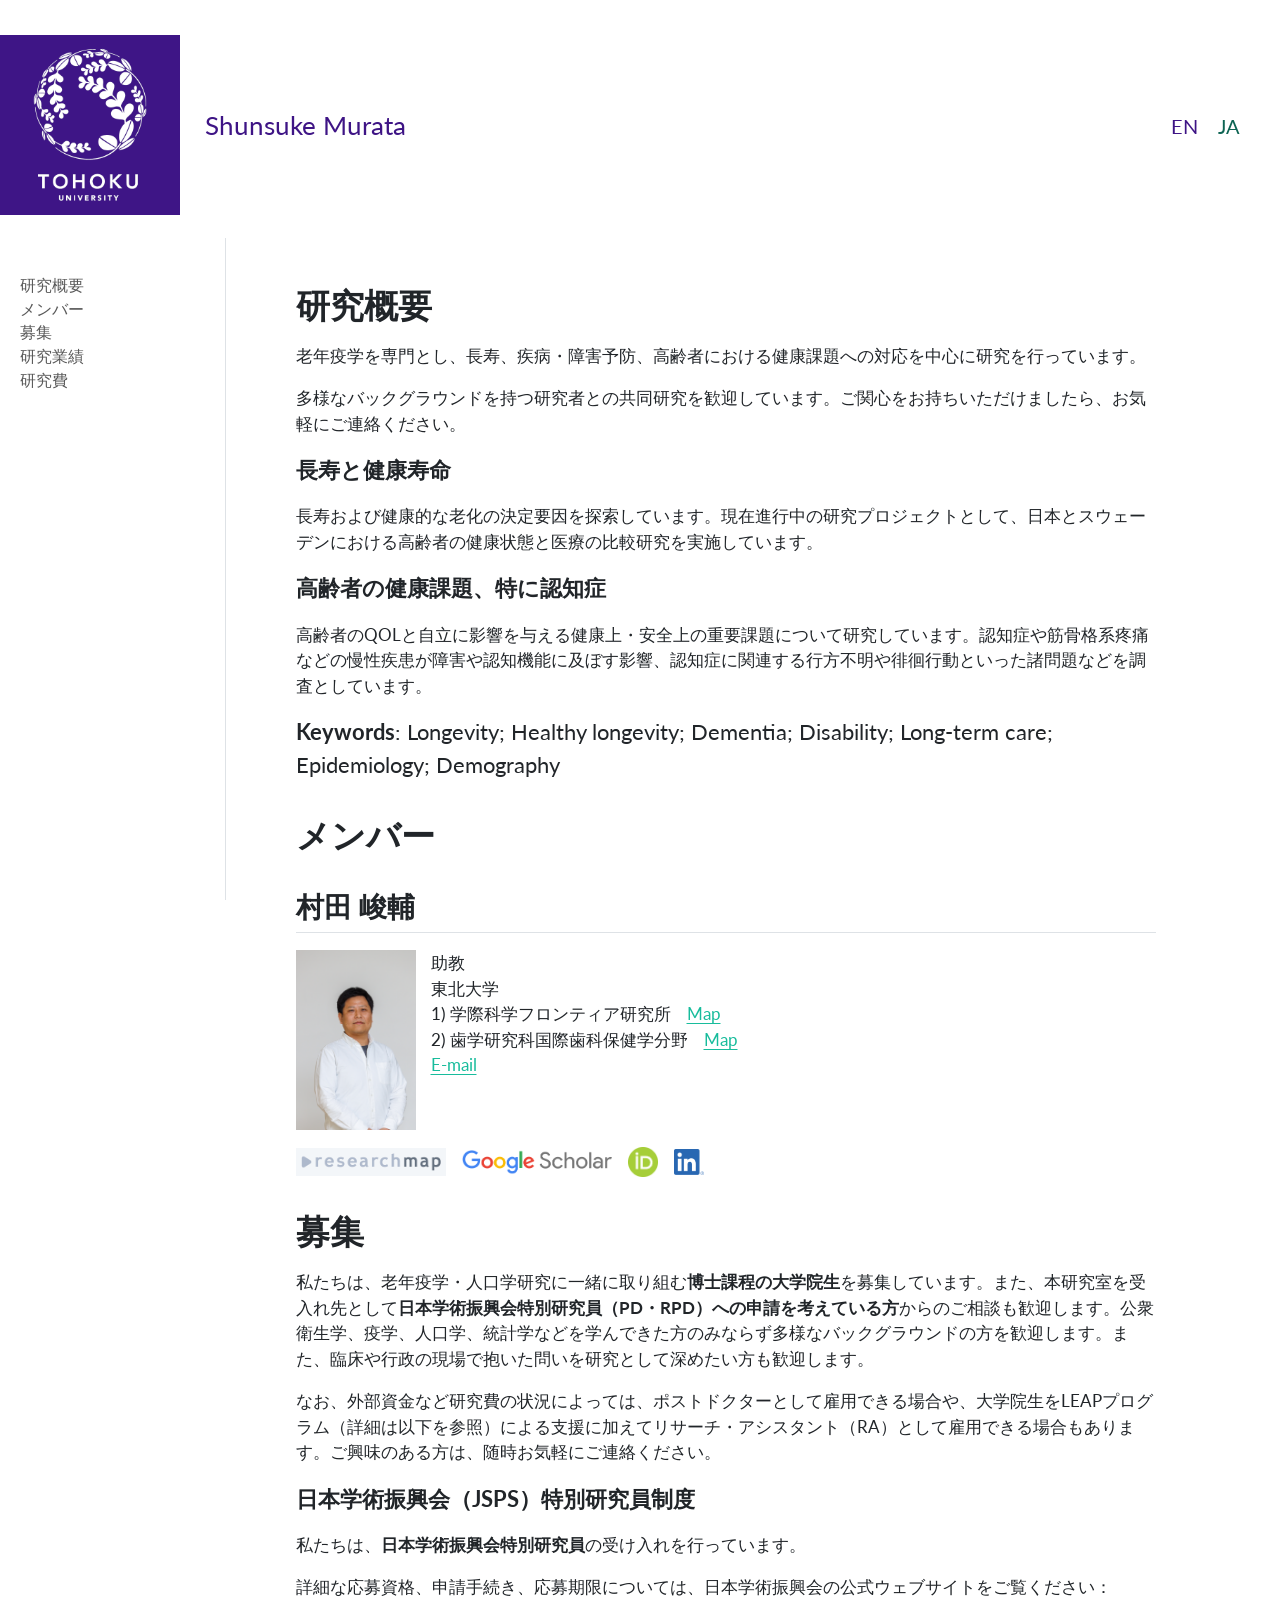
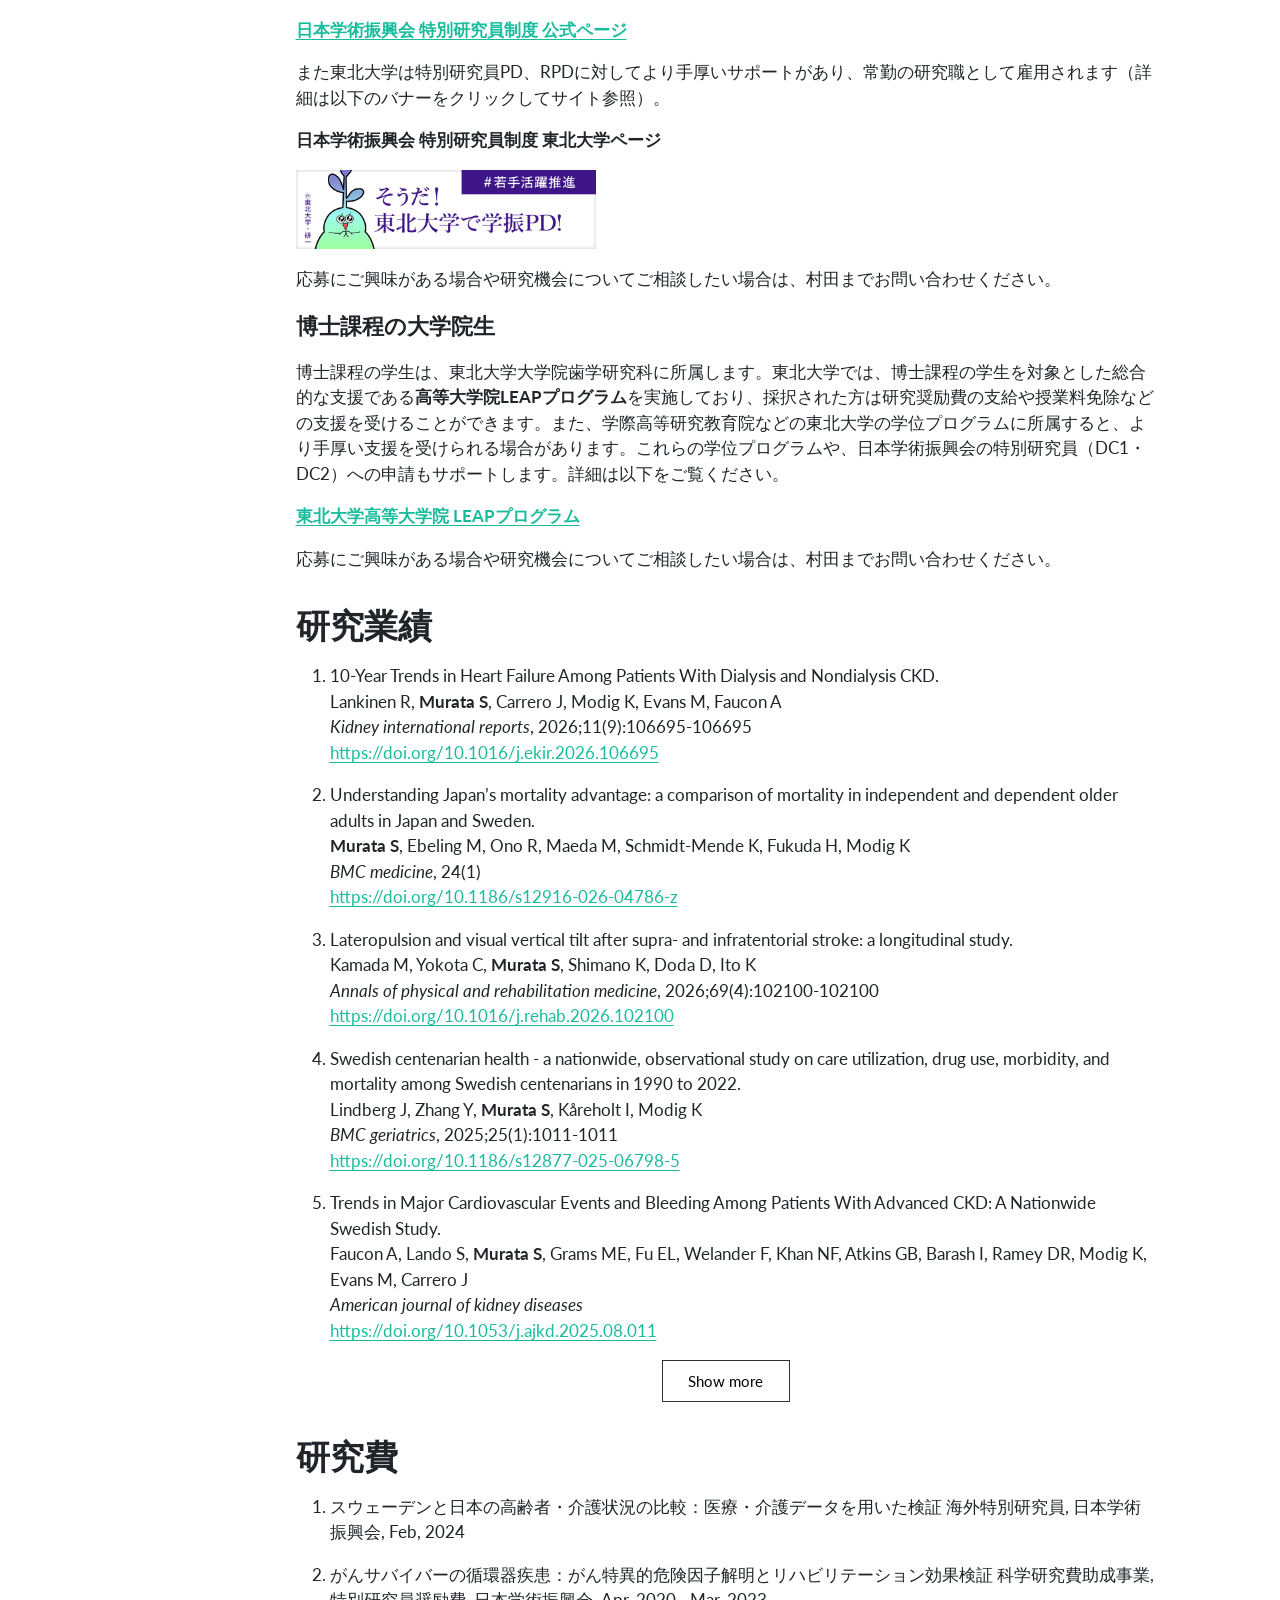
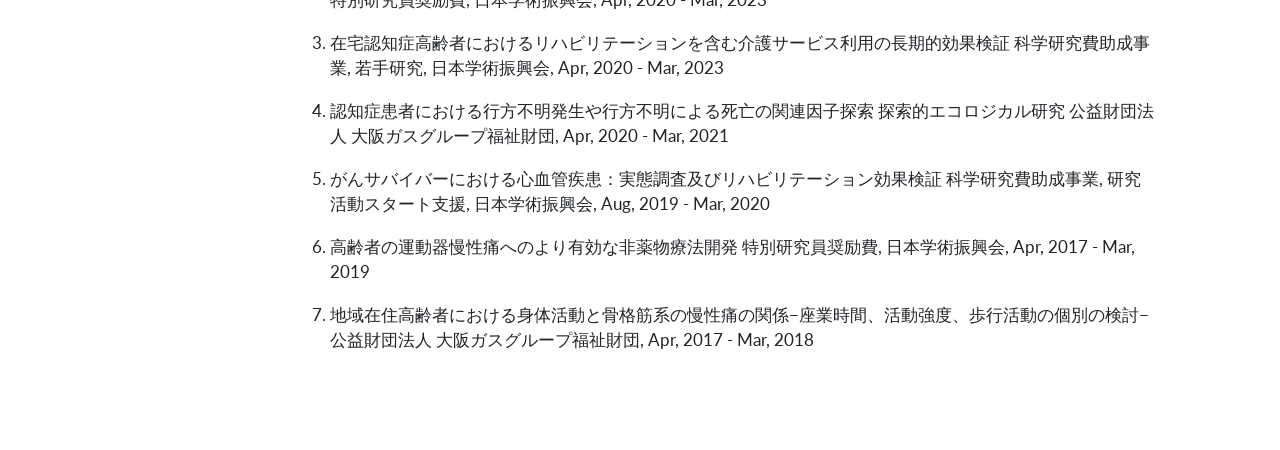
<file: ja/index.html>
<!DOCTYPE html>
<html xmlns="http://www.w3.org/1999/xhtml" lang="ja" xml:lang="ja"><head>

<meta charset="utf-8">
<meta name="generator" content="quarto-1.8.26">

<meta name="viewport" content="width=device-width, initial-scale=1.0, user-scalable=yes">


<title>index – Shunsuke Murata</title>
<style>
code{white-space: pre-wrap;}
span.smallcaps{font-variant: small-caps;}
div.columns{display: flex; gap: min(4vw, 1.5em);}
div.column{flex: auto; overflow-x: auto;}
div.hanging-indent{margin-left: 1.5em; text-indent: -1.5em;}
ul.task-list{list-style: none;}
ul.task-list li input[type="checkbox"] {
  width: 0.8em;
  margin: 0 0.8em 0.2em -1em; /* quarto-specific, see https://github.com/quarto-dev/quarto-cli/issues/4556 */ 
  vertical-align: middle;
}
</style>


<script src="../site_libs/quarto-nav/quarto-nav.js"></script>
<script src="../site_libs/quarto-nav/headroom.min.js"></script>
<link href="../logo/tohoku_univ/Toh_E_L_N_RGB.gif" rel="icon" type="image/gif">
<script src="../site_libs/clipboard/clipboard.min.js"></script>
<script src="../site_libs/quarto-html/quarto.js" type="module"></script>
<script src="../site_libs/quarto-html/tabsets/tabsets.js" type="module"></script>
<script src="../site_libs/quarto-html/axe/axe-check.js" type="module"></script>
<script src="../site_libs/quarto-html/popper.min.js"></script>
<script src="../site_libs/quarto-html/tippy.umd.min.js"></script>
<script src="../site_libs/quarto-html/anchor.min.js"></script>
<link href="../site_libs/quarto-html/tippy.css" rel="stylesheet">
<link href="../site_libs/quarto-html/quarto-syntax-highlighting-587c61ba64f3a5504c4d52d930310e48.css" rel="stylesheet" id="quarto-text-highlighting-styles">
<script src="../site_libs/bootstrap/bootstrap.min.js"></script>
<link href="../site_libs/bootstrap/bootstrap-icons.css" rel="stylesheet">
<link href="../site_libs/bootstrap/bootstrap-0b7f10014f7183d9299a5e4e06955318.min.css" rel="stylesheet" append-hash="true" id="quarto-bootstrap" data-mode="light">
<script id="quarto-search-options" type="application/json">{
  "language": {
    "search-no-results-text": "一致なし",
    "search-matching-documents-text": "一致した文書",
    "search-copy-link-title": "検索へのリンクをコピー",
    "search-hide-matches-text": "追加の検索結果を非表示",
    "search-more-match-text": "追加の検索結果",
    "search-more-matches-text": "追加の検索結果",
    "search-clear-button-title": "消去",
    "search-text-placeholder": "",
    "search-detached-cancel-button-title": "取消",
    "search-submit-button-title": "検索",
    "search-label": "サーチ"
  }
}</script>
<script async="" src="https://www.googletagmanager.com/gtag/js?id=G-NBK3WB71PM"></script>

<script type="text/javascript">

window.dataLayer = window.dataLayer || [];
function gtag(){dataLayer.push(arguments);}
gtag('js', new Date());
gtag('config', 'G-NBK3WB71PM', { 'anonymize_ip': true});
</script>


<link rel="stylesheet" href="../styles.css">
</head>

<body class="nav-sidebar docked nav-fixed fullcontent quarto-light">

<div id="quarto-search-results"></div>
  <header id="quarto-header" class="headroom fixed-top">
    <nav class="navbar navbar-expand-lg " data-bs-theme="dark">
      <div class="navbar-container container-fluid">
      <div class="navbar-brand-container mx-auto">
    <a href="../index.html" class="navbar-brand navbar-brand-logo">
    <img src="../logo/tohoku_univ/Toh_E_L_N_RGB.gif" alt="" class="navbar-logo light-content">
    <img src="../logo/tohoku_univ/Toh_E_L_N_RGB.gif" alt="" class="navbar-logo dark-content">
    </a>
    <a class="navbar-brand" href="../index.html">
    <span class="navbar-title">Shunsuke Murata</span>
    </a>
  </div>
          <button class="navbar-toggler" type="button" data-bs-toggle="collapse" data-bs-target="#navbarCollapse" aria-controls="navbarCollapse" role="menu" aria-expanded="false" aria-label="ナビゲーションを切り替える" onclick="if (window.quartoToggleHeadroom) { window.quartoToggleHeadroom(); }">
  <span class="navbar-toggler-icon"></span>
</button>
          <div class="collapse navbar-collapse" id="navbarCollapse">
            <ul class="navbar-nav navbar-nav-scroll ms-auto">
  <li class="nav-item">
    <a class="nav-link" href="../index.html"> 
<span class="menu-text">EN</span></a>
  </li>  
  <li class="nav-item">
    <a class="nav-link active" href="../ja/index.html" aria-current="page"> 
<span class="menu-text">JA</span></a>
  </li>  
</ul>
          </div> <!-- /navcollapse -->
            <div class="quarto-navbar-tools">
</div>
      </div> <!-- /container-fluid -->
    </nav>
  <nav class="quarto-secondary-nav">
    <div class="container-fluid d-flex">
      <button type="button" class="quarto-btn-toggle btn" data-bs-toggle="collapse" role="button" data-bs-target=".quarto-sidebar-collapse-item" aria-controls="quarto-sidebar" aria-expanded="false" aria-label="サイドバーを切り替える" onclick="if (window.quartoToggleHeadroom) { window.quartoToggleHeadroom(); }">
        <i class="bi bi-layout-text-sidebar-reverse"></i>
      </button>
        <nav class="quarto-page-breadcrumbs" aria-label="breadcrumb"><ol class="breadcrumb"></ol></nav>
        <a class="flex-grow-1" role="navigation" data-bs-toggle="collapse" data-bs-target=".quarto-sidebar-collapse-item" aria-controls="quarto-sidebar" aria-expanded="false" aria-label="サイドバーを切り替える" onclick="if (window.quartoToggleHeadroom) { window.quartoToggleHeadroom(); }">      
        </a>
    </div>
  </nav>
</header>
<!-- content -->
<div id="quarto-content" class="quarto-container page-columns page-rows-contents page-layout-article page-navbar">
<!-- sidebar -->
  <nav id="quarto-sidebar" class="sidebar collapse collapse-horizontal quarto-sidebar-collapse-item sidebar-navigation docked overflow-auto">
    <div class="sidebar-menu-container"> 
    <ul class="list-unstyled mt-1">
        <li class="sidebar-item">
  <div class="sidebar-item-container"> 
  <a href="../ja/index.html#about" class="sidebar-item-text sidebar-link">
 <span class="menu-text">研究概要</span></a>
  </div>
</li>
        <li class="sidebar-item">
  <div class="sidebar-item-container"> 
  <a href="../ja/index.html#member" class="sidebar-item-text sidebar-link">
 <span class="menu-text">メンバー</span></a>
  </div>
</li>
        <li class="sidebar-item">
  <div class="sidebar-item-container"> 
  <a href="../ja/index.html#join-our-team" class="sidebar-item-text sidebar-link">
 <span class="menu-text">募集</span></a>
  </div>
</li>
        <li class="sidebar-item">
  <div class="sidebar-item-container"> 
  <a href="../ja/index.html#publications" class="sidebar-item-text sidebar-link">
 <span class="menu-text">研究業績</span></a>
  </div>
</li>
        <li class="sidebar-item">
  <div class="sidebar-item-container"> 
  <a href="../ja/index.html#funding" class="sidebar-item-text sidebar-link">
 <span class="menu-text">研究費</span></a>
  </div>
</li>
    </ul>
    </div>
</nav>
<div id="quarto-sidebar-glass" class="quarto-sidebar-collapse-item" data-bs-toggle="collapse" data-bs-target=".quarto-sidebar-collapse-item"></div>
<!-- margin-sidebar -->
    
<!-- main -->
<main class="content" id="quarto-document-content"><header id="title-block-header" class="quarto-title-block"></header>




<section id="about" class="level1">
<h1>研究概要</h1>
<p>老年疫学を専門とし、長寿、疾病・障害予防、高齢者における健康課題への対応を中心に研究を行っています。</p>
<!-- 因果推論や人口学的手法を含む多様な疫学手法を用いて、レジスター・医療保険などの行政データ、コホートデータ、オープンデータなど、研究テーマに適した様々なデータソースを活用しています。 -->
<p>多様なバックグラウンドを持つ研究者との共同研究を歓迎しています。ご関心をお持ちいただけましたら、お気軽にご連絡ください。</p>
<div style="font-size: 1.3rem;">
<p><strong>長寿と健康寿命</strong></p>
</div>
<p>長寿および健康的な老化の決定要因を探索しています。現在進行中の研究プロジェクトとして、日本とスウェーデンにおける高齢者の健康状態と医療の比較研究を実施しています。</p>
<div style="font-size: 1.3rem;">
<p><strong>高齢者の健康課題、特に認知症</strong></p>
</div>
<p>高齢者のQOLと自立に影響を与える健康上・安全上の重要課題について研究しています。認知症や筋骨格系疼痛などの慢性疾患が障害や認知機能に及ぼす影響、認知症に関連する行方不明や徘徊行動といった諸問題などを調査としています。</p>
<div style="font-size: 1.3rem;">
<p><strong>Keywords</strong>: Longevity; Healthy longevity; Dementia; Disability; Long-term care; Epidemiology; Demography</p>
</div>
</section>
<section id="member" class="level1">
<h1>メンバー</h1>
<section id="村田-峻輔" class="level2">
<h2 class="anchored" data-anchor-id="村田-峻輔">村田 峻輔</h2>
<div style="display: grid; grid-template-columns: 120px 1fr; gap: 15px; align-items: start;">
<div>
<p><img src="..\logo/shunsuke.jpg" class="img-fluid" width="120"></p>
</div>
<div>
<p>助教<br>
東北大学<br>
1) 学際科学フロンティア研究所 &nbsp;&nbsp; <a href="https://maps.app.goo.gl/TiPeo2iSwrbYmDjr6" target="_blank">Map</a><br>
2) 歯学研究科国際歯科保健学分野 &nbsp;&nbsp; <a href="https://maps.app.goo.gl/E9tCVmz5oErsnBSw9" target="_blank">Map</a><br>
<a href="mailto:shunsuke.murata@tohoku.ac.jp">E-mail</a></p>
</div>
</div>
<p><a href="https://researchmap.jp/muratas?lang=ja" target="_blank"><img src="..\logo/Researchmap.png" class="img-fluid" width="150"></a> &nbsp;&nbsp; <a href="https://scholar.google.com/citations?user=UgbhvSsAAAAJ&amp;hl=en" target="_blank"><img src="..\logo/Google_Scholar_logo.png" class="img-fluid" width="150"></a> &nbsp;&nbsp; <a href="https://orcid.org/0000-0002-1670-020X" target="_blank"><img src="..\logo/ORCID-iD_icon_32x32.png" class="img-fluid" width="30"></a> &nbsp;&nbsp; <a href="https://www.linkedin.com/in/shunsuke-murata-6631141a6/" target="_blank"><img src="..\logo/LI-In-Bug.png" class="img-fluid" width="30"></a></p>
</section>
</section>
<section id="join-our-team" class="level1">
<h1>募集</h1>
<p>私たちは、老年疫学・人口学研究に一緒に取り組む<strong>博士課程の大学院生</strong>を募集しています。また、本研究室を受入れ先として<strong>日本学術振興会特別研究員（PD・RPD）への申請を考えている方</strong>からのご相談も歓迎します。公衆衛生学、疫学、人口学、統計学などを学んできた方のみならず多様なバックグラウンドの方を歓迎します。また、臨床や行政の現場で抱いた問いを研究として深めたい方も歓迎します。</p>
<p>なお、外部資金など研究費の状況によっては、ポストドクターとして雇用できる場合や、大学院生をLEAPプログラム（詳細は以下を参照）による支援に加えてリサーチ・アシスタント（RA）として雇用できる場合もあります。ご興味のある方は、随時お気軽にご連絡ください。</p>
<div style="font-size: 1.3rem;">
<p><strong>日本学術振興会（JSPS）特別研究員制度</strong></p>
</div>
<p>私たちは、<strong>日本学術振興会特別研究員</strong>の受け入れを行っています。</p>
<p>詳細な応募資格、申請手続き、応募期限については、日本学術振興会の公式ウェブサイトをご覧ください：</p>
<p><a href="https://www.jsps.go.jp/j-pd/" target="_blank"><strong>日本学術振興会 特別研究員制度 公式ページ</strong></a></p>
<p>また東北大学は特別研究員PD、RPDに対してより手厚いサポートがあり、常勤の研究職として雇用されます（詳細は以下のバナーをクリックしてサイト参照）。</p>
<p><strong>日本学術振興会 特別研究員制度 東北大学ページ</strong></p>
<p><a href="https://c.bureau.tohoku.ac.jp/kensui-top/3jsps/" target="_blank"><img src="..\logo/PD/jsps-banner2.jpg" class="img-fluid" width="300"></a></p>
<p>応募にご興味がある場合や研究機会についてご相談したい場合は、村田までお問い合わせください。</p>
<div style="font-size: 1.3rem;">
<p><strong>博士課程の大学院生</strong></p>
</div>
<p>博士課程の学生は、東北大学大学院歯学研究科に所属します。東北大学では、博士課程の学生を対象とした総合的な支援である<strong>高等大学院LEAPプログラム</strong>を実施しており、採択された方は研究奨励費の支給や授業料免除などの支援を受けることができます。また、学際高等研究教育院などの東北大学の学位プログラムに所属すると、より手厚い支援を受けられる場合があります。これらの学位プログラムや、日本学術振興会の特別研究員（DC1・DC2）への申請もサポートします。詳細は以下をご覧ください。</p>
<p><a href="https://pgd.tohoku.ac.jp/rpc/LEAP.html" target="_blank"><strong>東北大学高等大学院 LEAPプログラム</strong></a></p>
<p>応募にご興味がある場合や研究機会についてご相談したい場合は、村田までお問い合わせください。</p>
</section>
<section id="publications" class="level1">
<h1>研究業績</h1>
<div id="publication-list">
<div class="visible-pubs">
<ol type="1">
<li><p>10-Year Trends in Heart Failure Among Patients With Dialysis and Nondialysis CKD.<br> Lankinen R, <strong>Murata S</strong>, Carrero J, Modig K, Evans M, Faucon A<br> <em>Kidney international reports</em>, 2026;11(9):106695-106695<br> <a href="https://doi.org/10.1016/j.ekir.2026.106695" target="_blank">https://doi.org/10.1016/j.ekir.2026.106695</a><br></p></li>
<li><p>Understanding Japan’s mortality advantage: a comparison of mortality in independent and dependent older adults in Japan and Sweden.<br> <strong>Murata S</strong>, Ebeling M, Ono R, Maeda M, Schmidt-Mende K, Fukuda H, Modig K<br> <em>BMC medicine</em>, 24(1)<br> <a href="https://doi.org/10.1186/s12916-026-04786-z" target="_blank">https://doi.org/10.1186/s12916-026-04786-z</a><br></p></li>
<li><p>Lateropulsion and visual vertical tilt after supra- and infratentorial stroke: a longitudinal study.<br> Kamada M, Yokota C, <strong>Murata S</strong>, Shimano K, Doda D, Ito K<br> <em>Annals of physical and rehabilitation medicine</em>, 2026;69(4):102100-102100<br> <a href="https://doi.org/10.1016/j.rehab.2026.102100" target="_blank">https://doi.org/10.1016/j.rehab.2026.102100</a><br></p></li>
<li><p>Swedish centenarian health - a nationwide, observational study on care utilization, drug use, morbidity, and mortality among Swedish centenarians in 1990 to 2022.<br> Lindberg J, Zhang Y, <strong>Murata S</strong>, Kåreholt I, Modig K<br> <em>BMC geriatrics</em>, 2025;25(1):1011-1011<br> <a href="https://doi.org/10.1186/s12877-025-06798-5" target="_blank">https://doi.org/10.1186/s12877-025-06798-5</a><br></p></li>
<li><p>Trends in Major Cardiovascular Events and Bleeding Among Patients With Advanced CKD: A Nationwide Swedish Study.<br> Faucon A, Lando S, <strong>Murata S</strong>, Grams ME, Fu EL, Welander F, Khan NF, Atkins GB, Barash I, Ramey DR, Modig K, Evans M, Carrero J<br> <em>American journal of kidney diseases</em><br> <a href="https://doi.org/10.1053/j.ajkd.2025.08.011" target="_blank">https://doi.org/10.1053/j.ajkd.2025.08.011</a><br></p></li>
</ol>
</div>
<div class="hidden-pubs" style="display: none;">
<ol start="6" type="1">
<li><p>Disease accumulation and distribution across the lifespan in Swedish centenarians and non-centenarians: a nationwide life course comparison of longevity and health resilience.<br> Zhang Y, <strong>Murata S</strong>, Schmidt-Mende K, Ebeling M, Modig K<br> <em>EClinicalMedicine</em>, 2025;87:103396-103396<br> <a href="https://doi.org/10.1016/j.eclinm.2025.103396" target="_blank">https://doi.org/10.1016/j.eclinm.2025.103396</a><br></p></li>
<li><p>Machine-learning approach to atrial fibrillation prediction among individuals without prior cardiovascular diseases.<br> Ding M, <strong>Murata S</strong>, Louro J, Hammar N, Modig K<br> <em>Open heart</em>, 12(2)<br> <a href="https://doi.org/10.1136/openhrt-2025-003451" target="_blank">https://doi.org/10.1136/openhrt-2025-003451</a><br></p></li>
<li><p>Do people reach 100 by surviving, delaying, or avoiding diseases? A life course comparison of centenarians and non-centenarians from the same birth cohorts.<br> Zhang Y, <strong>Murata S</strong>, Schmidt-Mende K, Ebeling M, Modig K<br> <em>GeroScience</em>, 2025;47(3):3539-3549<br> <a href="https://doi.org/10.1007/s11357-024-01330-w" target="_blank">https://doi.org/10.1007/s11357-024-01330-w</a><br></p></li>
<li><p>Health Trajectories of Independent and Dependent Centenarians: A Swedish Nationwide Cohort Study.<br> <strong>Murata S</strong>, Zhang Y, Ebeling M, Schmidt-Mende K, Modig K<br> <em>Innovation in aging</em>, 2025;9(6):igaf050<br> <a href="https://doi.org/10.1093/geroni/igaf050" target="_blank">https://doi.org/10.1093/geroni/igaf050</a><br></p></li>
<li><p>Spatial and temporal tracking of multi-layered cells sheet using reporter gene imaging with human sodium iodide symporter: a preclinical study using a rat model of myocardial infarction.<br> Otani K, Zeniya T, Kawashima H, Moriguchi T, Nakano A, Han C, <strong>Murata S</strong>, Nishimura K, Koshino K, Yamahara K, Inubushi M, Iida H<br> <em>European journal of nuclear medicine and molecular imaging</em>, 2024;52(1):74-87<br> <a href="https://doi.org/10.1007/s00259-024-06889-2" target="_blank">https://doi.org/10.1007/s00259-024-06889-2</a><br></p></li>
<li><p>An 18-month multimodal intervention trial for preventing dementia: J-MINT PRIME Tamba.<br> Oki Y, Osaki T, Kumagai R, <strong>Murata S</strong>, Encho H, Ono R, Yasuda H, Kowa H<br> <em>Alzheimer’s &amp; dementia</em>, 2024;20(10):6972-6983<br> <a href="https://doi.org/10.1002/alz.14170" target="_blank">https://doi.org/10.1002/alz.14170</a><br></p></li>
<li><p>Blood biomarker profiles and exceptional longevity: comparison of centenarians and non-centenarians in a 35-year follow-up of the Swedish AMORIS cohort.<br> <strong>Murata S</strong>, Ebeling M, Meyer AC, Schmidt-Mende K, Hammar N, Modig K<br> <em>GeroScience</em>, 2024;46(2):1693-1702<br> <a href="https://doi.org/10.1007/s11357-023-00936-w" target="_blank">https://doi.org/10.1007/s11357-023-00936-w</a><br></p></li>
<li><p>Prolonged delirium during hospitalization is associated with worse long-term and short-term outcomes in patients with acute heart failure.<br> Aikawa Y, Ogata S, Honda S, Nagai T, <strong>Murata S</strong>, Morii I, Anzai T, Nishimura K, Noguchi T<br> <em>International journal of cardiology</em>, 2024;399:131776-131776<br> <a href="https://doi.org/10.1016/j.ijcard.2024.131776" target="_blank">https://doi.org/10.1016/j.ijcard.2024.131776</a><br></p></li>
<li><p>Claims-based Frailty Index in Japanese Older Adults: A Cohort Study Using LIFE Study Data.<br> Nakatsuka K, Ono R, <strong>Murata S</strong>, Akisue T, Fukuda H<br> <em>Journal of epidemiology</em>, 2024;34(3):112-118<br> <a href="https://doi.org/10.2188/jea.JE20220310" target="_blank">https://doi.org/10.2188/jea.JE20220310</a><br></p></li>
<li><p>Prognostic Predictors of Tricuspid Regurgitation Worsening after Mitral Regurgitation Surgery with Mild Tricuspid Regurgitation.<br> Hada T, Amano M, <strong>Murata S</strong>, Nishimura K, Nakagawa S, Irie Y, Moriuchi K, Okada A, Kitai T, Amaki M, Kanzaki H, Fukushima S, Kusano K, Noguchi T, Fujita T, Izumi C<br> <em>Seminars in thoracic and cardiovascular surgery</em>, 2024;36(3):303-312<br> <a href="https://doi.org/10.1053/j.semtcvs.2023.03.003" target="_blank">https://doi.org/10.1053/j.semtcvs.2023.03.003</a><br></p></li>
<li><p>レセプトデータからみた骨粗鬆症投薬状況の実態:The Nobel Study<br> 吉村 典子, 堀井 千彬, 飯高 世子, 舩元 太郎, 帖佐 悦男, <strong>村田 峻輔</strong>, 竹上 未紗, 西村 邦宏, 小原 大輔, 大黒 聡, 鈴木 啓明, 荒井 光一, 田中 栄<br> <em>日本骨粗鬆症学会雑誌</em>, 10(3)<br></p></li>
<li><p>Cognitive transitions based on functional status in older adults with heart failure: a population-based study.<br> Morris K, Takegami M, Teramoto K, <strong>Murata S</strong>, Nakatsuka K, Ogata S, Nishimura K<br> <em>ESC heart failure</em>, 2023;10(6):3454-3462<br> <a href="https://doi.org/10.1002/ehf2.14512" target="_blank">https://doi.org/10.1002/ehf2.14512</a><br></p></li>
<li><p>Centenarians: who are they? A description of the total Swedish centenarian population in terms of living arrangements, health, and care utilization.<br> <strong>Murata S</strong>, Meyer AC, Ebeling M, Modig K<br> <em>Aging clinical and experimental research</em>, 2023;35(11):2759-2767<br> <a href="https://doi.org/10.1007/s40520-023-02555-z" target="_blank">https://doi.org/10.1007/s40520-023-02555-z</a><br></p></li>
<li><p>Women With Acute Aortic Dissection&nbsp;Have Higher Prehospital&nbsp;Mortality Than Men.<br> Marume K, Noguchi T, Kaichi R, Yano T, Matsuyama M, Nagamine Y, Mori T, Mikami T, Ikebe S, Takae M, Komaki S, Ishii M, Toida R, Kurogi K, Inoue Y, Matsuda H, <strong>Murata S</strong>, Nakaoku Y, Ogata S, Nishimura K, Nakashima T, Yamaguchi T, Yamamoto N, Tsujita K<br> <em>JACC. Advances</em>, 2023;2(8):100623-100623<br> <a href="https://doi.org/10.1016/j.jacadv.2023.100623" target="_blank">https://doi.org/10.1016/j.jacadv.2023.100623</a><br></p></li>
<li><p>In-hospital predictors for primary prevention of sudden death after acute myocardial infarction with cardiac dysfunction.<br> Konagai N, Asaumi Y, <strong>Murata S</strong>, Noda T, Takeuchi S, Fujino M, Honda S, Yoneda S, Kataoka Y, Otsuka F, Nishimura K, Tsujita K, Kusano K, Noguchi T, Yasuda S<br> <em>Journal of cardiology</em>, 2023;82(3):186-193<br> <a href="https://doi.org/10.1016/j.jjcc.2023.05.003" target="_blank">https://doi.org/10.1016/j.jjcc.2023.05.003</a><br></p></li>
<li><p>Dynamic changes of the direction and angle of radiographic ocular lateral deviation in patients with lateropulsion after stroke onset.<br> Kamada M, Yokota C, <strong>Murata S</strong>, Doda D, Nishimura K, Nishizono H<br> <em>Journal of neurology</em>, 2023;270(8):4041-4048<br> <a href="https://doi.org/10.1007/s00415-023-11755-6" target="_blank">https://doi.org/10.1007/s00415-023-11755-6</a><br></p></li>
<li><p>Studies of Health Insurance Claims Data in Japan: A Scoping Review.<br> Suto M, Sugiyama T, Imai K, Furuno T, Hosozawa M, Ichinose Y, Ihana-Sugiyama N, Kodama T, Koizumi R, Shimizu-Motohashi Y, <strong>Murata S</strong>, Nakamura Y, Niino M, Sato M, Taguchi R, Takegami M, Tanaka M, Tsutsumimoto K, Usuda K, Takehara K, Iso H<br> <em>JMA journal</em>, 2023;6(3):233-245<br> <a href="https://doi.org/10.31662/jmaj.2022-0184" target="_blank">https://doi.org/10.31662/jmaj.2022-0184</a><br></p></li>
<li><p>Effect of car use on social frailty among community-dwelling older adults in rural areas<br> Uchida K, Ueda Y, Nakamura J, <strong>Murata S</strong>, Endo T, Otani K, Ono R<br> <em>Journal of Transport &amp; Health</em>, 2023;30:101609-101609<br> <a href="https://doi.org/10.1016/j.jth.2023.101609" target="_blank">https://doi.org/10.1016/j.jth.2023.101609</a><br></p></li>
<li><p>Real-world comparison of in-hospital complications after catheter ablation for atrial fibrillation between non-antivitamin K anticoagulants and warfarin: A propensity-matched analysis using nation-wide database.<br> Miyamoto K, <strong>Murata S</strong>, Takegami M, Nakajima K, Kamakura T, Wada M, Ishibashi K, Inoue Y, Nagase S, Aiba T, Nishimura K, Kusano K<br> <em>International journal of cardiology. Heart &amp; vasculature</em>, 2023;44:101174-101174<br> <a href="https://doi.org/10.1016/j.ijcha.2023.101174" target="_blank">https://doi.org/10.1016/j.ijcha.2023.101174</a><br></p></li>
<li><p>Aetiology of chronic heart failure in patients from a super-aged society: the KUNIUMI registry chronic cohort.<br> Fujimoto W, Toh R, Takegami M, Imanishi J, Hamana T, Odajima S, Takemoto M, Kuroda K, Hatani Y, Yamashita S, Iwasaki M, Inoue T, Okamoto H, Todoroki T, Okuda M, Hayashi T, Konishi A, Tanaka H, Shinohara M, Nagao M, <strong>Murata S</strong>, Ogata S, Nishimura K, Hirata K<br> <em>ESC heart failure</em>, 2023;10(1):100-110<br> <a href="https://doi.org/10.1002/ehf2.14162" target="_blank">https://doi.org/10.1002/ehf2.14162</a><br></p></li>
<li><p>The Japan-Multimodal Intervention Trial for Prevention of Dementia PRIME Tamba (J-MINT PRIME Tamba): Study protocol of a randomised controlled multi-domain intervention trial.<br> Kumagai R, Osaki T, Oki Y, <strong>Murata S</strong>, Uchida K, Encho H, Ono R, Kowa H<br> <em>Archives of gerontology and geriatrics</em>, 2023;104:104803-104803<br> <a href="https://doi.org/10.1016/j.archger.2022.104803" target="_blank">https://doi.org/10.1016/j.archger.2022.104803</a><br></p></li>
<li><p>電力センサーを用いたMCI患者分類のための機械学習モデル構築に関する研究<br> 木村 倫人, 西森 誠, 中奥 由里子, <strong>村田 峻輔</strong>, 竹上 未紗, 尾形 宗士郎, 竹村 匡正, 西村 邦宏<br></p></li>
<li><p>Phenotypic Features of Coronary Atheroma in Diabetic and Nondiabetic Patients With Low-Density Lipoprotein Cholesterol&nbsp;&lt;55&nbsp;mg/dL.<br> Iwai T, Kataoka Y, Nicholls SJ, Puri R, <strong>Murata S</strong>, Nishimura K, Murai K, Kitahara S, Sawada K, Matama H, Honda S, Takagi K, Fujino M, Yoneda S, Otsuka F, Nishihira K, Asaumi Y, Miyamoto Y, Yasuda S, Noguchi T<br> <em>JACC. Cardiovascular imaging</em>, 2022;15(6):1166-1169<br> <a href="https://doi.org/10.1016/j.jcmg.2022.02.005" target="_blank">https://doi.org/10.1016/j.jcmg.2022.02.005</a><br></p></li>
<li><p>Joint effect of cognitive decline and walking ability on incidence of wandering behavior in older adults with dementia: A cohort study.<br> <strong>Murata S</strong>, Takegami M, Ogata S, Ono R, Nakatsuka K, Nakaoku Y, Iihara K, Hagihara A, Nishimura K<br> <em>International journal of geriatric psychiatry</em>, 37(5)<br> <a href="https://doi.org/10.1002/gps.5714" target="_blank">https://doi.org/10.1002/gps.5714</a><br></p></li>
<li><p>Association between Abnormal Gait Patterns and an Elevated Degree of Pain after Daily Walking: A Preliminary Study.<br> Misu S, Asai T, <strong>Murata S</strong>, Nakamura R, Isa T, Tsuboi Y, Oshima K, Koyama S, Sawa R, Fukumoto Y, Ono R<br> <em>International journal of environmental research and public health</em>, 19(5)<br> <a href="https://doi.org/10.3390/ijerph19052842" target="_blank">https://doi.org/10.3390/ijerph19052842</a><br></p></li>
<li><p>Frequency of working at home, body mass index, and productivity in Japanese office workers: A cohort study.<br> Nakatsuka K, <strong>Murata S</strong>, Oka T, Tsuboi Y, Saeki K, Tezuka M, Ono R<br> <em>Work (Reading, Mass.)</em>, 2022;73(4):1359-1364<br> <a href="https://doi.org/10.3233/WOR-210249" target="_blank">https://doi.org/10.3233/WOR-210249</a><br></p></li>
<li><p>Indirect effects of social activity on appetite via depressive symptoms in community-dwelling older adults: A cross-sectional study.<br> Kawaharada R, Sugimoto T, Uchida K, <strong>Murata S</strong>, Tsuboi Y, Isa T, Nakatsuka K, Horibe K, Ono R<br> <em>Appetite</em>, 2022;168:105705-105705<br> <a href="https://doi.org/10.1016/j.appet.2021.105705" target="_blank">https://doi.org/10.1016/j.appet.2021.105705</a><br></p></li>
<li><p>Thyroid Storm Patients With Elevated Brain Natriuretic Peptide Levels and Associated Left Ventricular Dilatation May Require Percutaneous Mechanical Support.<br> Arai M, Asaumi Y, <strong>Murata S</strong>, Matama H, Honda S, Otsuka F, Tahara Y, Kataoka Y, Nishimura K, Noguchi T<br> <em>Critical care explorations</em>, 2021;3(12):e0599<br> <a href="https://doi.org/10.1097/CCE.0000000000000599" target="_blank">https://doi.org/10.1097/CCE.0000000000000599</a><br></p></li>
<li><p>Reciprocal relationship between locomotive syndrome and social frailty in older adults.<br> Ono R, <strong>Murata S</strong>, Uchida K, Endo T, Otani K<br> <em>Geriatrics &amp; gerontology international</em>, 2021;21(11):981-984<br> <a href="https://doi.org/10.1111/ggi.14273" target="_blank">https://doi.org/10.1111/ggi.14273</a><br></p></li>
<li><p>Association between sleep disturbance and low back and pelvic pain in 4-month postpartum women: A cross-sectional study.<br> Horibe K, Isa T, Matsuda N, <strong>Murata S</strong>, Tsuboi Y, Okumura M, Kawaharada R, Kogaki M, Uchida K, Nakatsuka K, Ono R<br> <em>European spine journal</em>, 2021;30(10):2983-2988<br> <a href="https://doi.org/10.1007/s00586-021-06847-8" target="_blank">https://doi.org/10.1007/s00586-021-06847-8</a><br></p></li>
<li><p>Estimating Incidence of Acute Heart Failure Syndromes in Japan - An Analysis From the KUNIUMI Registry.<br> Fujimoto W, Toh R, Takegami M, Hayashi T, Kuroda K, Hatani Y, Yamashita S, Imanishi J, Iwasaki M, Inoue T, Okamoto H, Okuda M, Konishi A, Shinohara M, <strong>Murata S</strong>, Ogata S, Nishimura K, Hirata K<br> <em>Circulation journal</em>, 2021;85(10):1860-1868<br> <a href="https://doi.org/10.1253/circj.CJ-20-1154" target="_blank">https://doi.org/10.1253/circj.CJ-20-1154</a><br></p></li>
<li><p>AI-Assisted In-House Power Monitoring for the Detection of Cognitive Impairment in Older Adults.<br> Nakaoku Y, Ogata S, <strong>Murata S</strong>, Nishimori M, Ihara M, Iihara K, Takegami M, Nishimura K<br> <em>Sensors (Basel, Switzerland)</em>, 21(18)<br> <a href="https://doi.org/10.3390/s21186249" target="_blank">https://doi.org/10.3390/s21186249</a><br></p></li>
<li><p>Burnout among physicians in Poland.<br> Hagihara A, <strong>Murata S</strong><br> <em>Polish archives of internal medicine</em>, 2021;131(7-8):612-614<br> <a href="https://doi.org/10.20452/pamw.16068" target="_blank">https://doi.org/10.20452/pamw.16068</a><br></p></li>
<li><p>Heatstroke predictions by machine learning, weather information, and an all-population registry for 12-hour heatstroke alerts.<br> Ogata S, Takegami M, Ozaki T, Nakashima T, Onozuka D, <strong>Murata S</strong>, Nakaoku Y, Suzuki K, Hagihara A, Noguchi T, Iihara K, Kitazume K, Morioka T, Yamazaki S, Yoshida T, Yamagata Y, Nishimura K<br> <em>Nature communications</em>, 2021;12(1):4575-4575<br> <a href="https://doi.org/10.1038/s41467-021-24823-0" target="_blank">https://doi.org/10.1038/s41467-021-24823-0</a><br></p></li>
<li><p>Incidence and Mortality of Dementia-Related Missing and Their Associated Factors: An Ecological Study in Japan.<br> <strong>Murata S</strong>, Takegami M, Onozuka D, Nakaoku Y, Hagihara A, Nishimura K<br> <em>Journal of epidemiology</em>, 2021;31(6):361-368<br> <a href="https://doi.org/10.2188/jea.JE20200113" target="_blank">https://doi.org/10.2188/jea.JE20200113</a><br></p></li>
<li><p>Predicting Parameters for Successful Weaning from Veno-Arterial Extracorporeal Membrane Oxygenation in Cardiogenic Shock.<br> Sawada K, Kawakami S, <strong>Murata S</strong>, Nishimura K, Tahara Y, Hosoda H, Nakashima T, Kataoka Y, Asaumi Y, Noguchi T, Sugimachi M, Fujita T, Kobayashi J, Yasuda S<br> <em>ESC heart failure</em>, 2021;8(1):471-480<br> <a href="https://doi.org/10.1002/ehf2.13097" target="_blank">https://doi.org/10.1002/ehf2.13097</a><br></p></li>
<li><p>Effect of a Combined Exercise and Cognitive Activity Intervention on Cognitive Function in Community-dwelling Older Adults: A Pilot Randomized Controlled Trial.<br> <strong>Murata S</strong>, Ono R, Yasuda H, Tanemura R, Kido Y, Kowa H<br> <em>Physical therapy research</em>, 2021;24(2):112-119<br> <a href="https://doi.org/10.1298/ptr.E10057" target="_blank">https://doi.org/10.1298/ptr.E10057</a><br></p></li>
<li><p>Association between comprehensive workstation and neck and upper-limb pain among office worker.<br> Nakatsuka K, Tsuboi Y, Okumura M, <strong>Murata S</strong>, Isa T, Kawaharada R, Matsuda N, Uchida K, Horibe K, Kogaki M, Ono R<br> <em>Journal of occupational health</em>, 2021;63(1):e12194<br> <a href="https://doi.org/10.1002/1348-9585.12194" target="_blank">https://doi.org/10.1002/1348-9585.12194</a><br></p></li>
<li><p>Association Between Kinesiophobia and Life Space Among Community-Dwelling Older People with Chronic Musculoskeletal Pain.<br> Uchida K, <strong>Murata S</strong>, Kawaharada R, Tsuboi Y, Isa T, Okumura M, Matsuda N, Nakatsuka K, Horibe K, Kogaki M, Ono R<br> <em>Pain medicine (Malden, Mass.)</em>, 2020;21(12):3360-3365<br> <a href="https://doi.org/10.1093/pm/pnaa216" target="_blank">https://doi.org/10.1093/pm/pnaa216</a><br></p></li>
<li><p>Functional Decline and Body Composition Change in Older Adults With Alzheimer Disease<br> <strong>Murata S</strong>, Ono R, Sugimoto T, Toba K, Sakurai T<br> <em>Alzheimer Disease &amp; Associated Disorders</em>, 2020;35(1):36-43<br> <a href="https://doi.org/10.1097/wad.0000000000000426" target="_blank">https://doi.org/10.1097/wad.0000000000000426</a><br></p></li>
<li><p>Effect of the Creatinine Excretion Rate Index, a Marker of Sarcopenia, on Prediction of Intracranial Hemorrhage in Patients With Advanced Heart Failure and a Continuous-Flow Left Ventricular Assist Device.<br> Iwasaki K, Seguchi O, <strong>Murata S</strong>, Nishimura K, Yoshitake K, Yagi N, Sujino Y, Anegawa E, Mochizuki H, Kuroda K, Nakajima S, Watanabe T, Yanase M, Fukushima S, Fujita T, Kobayashi J, Ito H, Fukushima N<br> <em>Circulation journal</em>, 2020;84(6):949-957<br> <a href="https://doi.org/10.1253/circj.CJ-19-0930" target="_blank">https://doi.org/10.1253/circj.CJ-19-0930</a><br></p></li>
<li><p>Relationship between exercise capacity and depressive symptoms in community-dwelling older adults.<br> Kitagaki K, <strong>Murata S</strong>, Tsuboi Y, Isa T, Ono R<br> <em>Archives of gerontology and geriatrics</em>, 2020;89:104084-104084<br> <a href="https://doi.org/10.1016/j.archger.2020.104084" target="_blank">https://doi.org/10.1016/j.archger.2020.104084</a><br></p></li>
<li><p>The Association Between Physical Activity, Including Physical Activity Intensity, and Fear of Falling Differs by Fear Severity in Older Adults Living in the Community.<br> Sawa R, Asai T, Doi T, Misu S, <strong>Murata S</strong>, Ono R<br> <em>The journals of gerontology. Series B, Psychological sciences and social sciences</em>, 2020;75(5):953-960<br> <a href="https://doi.org/10.1093/geronb/gby103" target="_blank">https://doi.org/10.1093/geronb/gby103</a><br></p></li>
<li><p>Association Between Excessive Weight Gain During Pregnancy and Persistent Low Back and Pelvic Pain After Delivery.<br> Matsuda N, Kitagaki K, Perrein E, Tsuboi Y, Ebina A, Kondo Y, <strong>Murata S</strong>, Isa T, Okumura M, Kawaharada R, Horibe K, Ono R<br> <em>Spine</em>, 2020;45(5):319-324<br> <a href="https://doi.org/10.1097/BRS.0000000000003271" target="_blank">https://doi.org/10.1097/BRS.0000000000003271</a><br></p></li>
<li><p>児童期後期における外遊びと遂行機能の関連<br> 小垣 匡史, 伊佐 常紀, <strong>村田 峻輔</strong>, 坪井 大和, 奥村 真帆, 松田 直佳, 河原田 里果, 内田 一彰, 中塚 清将, 堀邉 佳奈, 小野 玲<br></p></li>
<li><p>Deficiency of Cardiac Natriuretic Peptide Signaling Promotes Peripartum Cardiomyopathy-Like Remodeling in the Mouse Heart.<br> Otani K, Tokudome T, Kamiya CA, Mao Y, Nishimura H, Hasegawa T, Arai Y, Kaneko M, Shioi G, Ishida J, Fukamizu A, Osaki T, Nagai-Okatani C, Minamino N, Ensho T, Hino J, <strong>Murata S</strong>, Takegami M, Nishimura K, Kishimoto I, Miyazato M, Harada-Shiba M, Yoshimatsu J, Nakao K, Ikeda T, Kangawa K<br> <em>Circulation</em>, 2020;141(7):571-588<br> <a href="https://doi.org/10.1161/CIRCULATIONAHA.119.039761" target="_blank">https://doi.org/10.1161/CIRCULATIONAHA.119.039761</a><br></p></li>
<li><p>Daily physical activity is associated with increased sonographically measured bone status during lactation.<br> Ebina A, Sawa R, Kondo Y, <strong>Murata S</strong>, Saito T, Isa T, Tsuboi Y, Torizawa K, Matsuda N, Ono R<br> <em>Women’s health (London, England)</em>, 2020;16:1745506519900582-1745506519900582<br> <a href="https://doi.org/10.1177/1745506519900582" target="_blank">https://doi.org/10.1177/1745506519900582</a><br></p></li>
<li><p>Influence of kinesiophobia with pregnancy-related lumbopelvic pain at late pregnancy on postpartum depressive symptoms.<br> Ebina A, Sawa R, Kondo Y, <strong>Murata S</strong>, Takada M, Fujii H, Okuyama Y, Tanikawa Y, Souke K, Ono R<br> <em>Physical therapy research</em>, 2020;23(1):92-98<br> <a href="https://doi.org/10.1298/ptr.E9999" target="_blank">https://doi.org/10.1298/ptr.E9999</a><br></p></li>
<li><p>The central sensitization inventory predict pain-related disability for musculoskeletal disorders in the primary care setting.<br> Tanaka K, <strong>Murata S</strong>, Nishigami T, Mibu A, Manfuku M, Shinohara Y, Tanabe A, Ono R<br> <em>European journal of pain (London, England)</em>, 2019;23(9):1640-1648<br> <a href="https://doi.org/10.1002/ejp.1443" target="_blank">https://doi.org/10.1002/ejp.1443</a><br></p></li>
<li><p>Coexistence of Chronic Musculoskeletal Pain and Depressive Symptoms and Their Combined and Individual Effects on Onset of Disability in Older Adults: A Cohort Study.<br> <strong>Murata S</strong>, Ono R, Omata J, Endo T, Otani K<br> <em>Journal of the American Medical Directors Association</em>, 2019;20(10):1263-1267<br> <a href="https://doi.org/10.1016/j.jamda.2019.04.013" target="_blank">https://doi.org/10.1016/j.jamda.2019.04.013</a><br></p></li>
<li><p>Lower physical activity is associated with daytime sleepiness in children aged 9-12 years.<br> Isa T, Sugimoto T, <strong>Murata S</strong>, Tsuboi Y, Ebina A, Kondo Y, Torizawa K, Okumura M, Shigemoto C, Matsuda N, Misu S, Ono R<br> <em>Journal of child health care</em>, 2019;23(3):415-424<br> <a href="https://doi.org/10.1177/1367493519864756" target="_blank">https://doi.org/10.1177/1367493519864756</a><br></p></li>
<li><p>Development and validation of Comprehensive Gait Assessment using InerTial Sensor score (C-GAITS score) derived from acceleration and angular velocity data at heel and lower trunk among community-dwelling older adults.<br> Misu S, Asai T, Doi T, Sawa R, Ueda Y, <strong>Murata S</strong>, Saito T, Sugimoto T, Isa T, Tsuboi Y, Yamada M, Ono R<br> <em>Journal of neuroengineering and rehabilitation</em>, 2019;16(1):62-62<br> <a href="https://doi.org/10.1186/s12984-019-0539-3" target="_blank">https://doi.org/10.1186/s12984-019-0539-3</a><br></p></li>
<li><p>Association Between Objectively Measured Physical Activity and the Number of Chronic Musculoskeletal Pain Sites in Community-Dwelling Older Adults.<br> <strong>Murata S</strong>, Doi T, Sawa R, Nakamura R, Isa T, Ebina A, Kondo Y, Tsuboi Y, Torizawa K, Fukuta A, Ono R<br> <em>Pain medicine (Malden, Mass.)</em>, 2019;20(4):717-723<br> <a href="https://doi.org/10.1093/pm/pny112" target="_blank">https://doi.org/10.1093/pm/pny112</a><br></p></li>
<li><p>Association between pain-related fear and presenteeism among eldercare workers with low back pain.<br> Tsuboi Y, <strong>Murata S</strong>, Naruse F, Ono R<br> <em>European journal of pain (London, England)</em>, 2019;23(3):495-502<br> <a href="https://doi.org/10.1002/ejp.1323" target="_blank">https://doi.org/10.1002/ejp.1323</a><br></p></li>
<li><p>Impact of preoperative cachexia on postoperative length of stay in elderly patients with gastrointestinal cancer.<br> Fukuta A, Saito T, <strong>Murata S</strong>, Makiura D, Inoue J, Okumura M, Sakai Y, Ono R<br> <em>Nutrition (Burbank, Los Angeles County, Calif.)</em>, 2019;58:65-68<br> <a href="https://doi.org/10.1016/j.nut.2018.06.022" target="_blank">https://doi.org/10.1016/j.nut.2018.06.022</a><br></p></li>
<li><p>Association Between Public Transportation Use and Loneliness Among Urban Elderly People Who Stop Driving.<br> Matsuda N, <strong>Murata S</strong>, Torizawa K, Isa T, Ebina A, Kondo Y, Tsuboi Y, Fukuta A, Okumura M, Shigemoto C, Ono R<br> <em>Gerontology &amp; geriatric medicine</em>, 2019;5:2333721419851293-2333721419851293<br> <a href="https://doi.org/10.1177/2333721419851293" target="_blank">https://doi.org/10.1177/2333721419851293</a><br></p></li>
<li><p>Reliability and Validity of the Japanese Version of the Physical Activity Questionnaire for Older Children.<br> Isa T, Sawa R, Torizawa K, <strong>Murata S</strong>, Saito T, Ebina A, Kondo Y, Tsuboi Y, Fukuta A, Misu S, Ono R<br> <em>Clinical medicine insights. Pediatrics</em>, 2019;13:1179556519835833-1179556519835833<br> <a href="https://doi.org/10.1177/1179556519835833" target="_blank">https://doi.org/10.1177/1179556519835833</a><br></p></li>
<li><p>地域在住高齢者におけるヘルスリテラシーと生活範囲の関連<br> 松田 直佳, <strong>村田 峻輔</strong>, 小野 玲<br> <em>日本老年医学会雑誌</em>, 2018;55(4):650-656<br> <a href="https://doi.org/10.3143/geriatrics.55.650" target="_blank">https://doi.org/10.3143/geriatrics.55.650</a><br></p></li>
<li><p>Effect of Pain Severity on Executive Function Decline in Community-Dwelling Older Adults.<br> <strong>Murata S</strong>, Nakakubo S, Isa T, Tsuboi Y, Torizawa K, Fukuta A, Okumura M, Matsuda N, Ono R<br> <em>Gerontology &amp; geriatric medicine</em>, 2018;4:2333721418811490-2333721418811490<br> <a href="https://doi.org/10.1177/2333721418811490" target="_blank">https://doi.org/10.1177/2333721418811490</a><br></p></li>
<li><p>Association between chronic musculoskeletal pain and executive function in community-dwelling older adults<br> <strong>Murata S</strong>, Sawa R, Nakatsu N, Saito T, Sugimoto T, Nakamura R, Misu S, Ueda Y, Ono R<br> <em>European journal of pain (London, England)</em>, 2017;21(10):1717-1722<br> <a href="https://doi.org/10.1002/ejp.1083" target="_blank">https://doi.org/10.1002/ejp.1083</a><br></p></li>
<li><p>Association between joint stiffness and health-related quality of life in community-dwelling older adults.<br> <strong>Murata S</strong>, Doi T, Sawa R, Saito T, Nakamura R, Isa T, Ebina A, Kondo Y, Tsuboi Y, Misu S, Ono R<br> <em>Archives of gerontology and geriatrics</em>, 2017;73:234-239<br> <a href="https://doi.org/10.1016/j.archger.2017.07.021" target="_blank">https://doi.org/10.1016/j.archger.2017.07.021</a><br></p></li>
<li><p>Association between joint stiffness and health-related quality of life in community-dwelling older adults.<br> <strong>Murata S</strong>, Doi T, Sawa R, Saito T, Nakamura R, Isa T, Ebina A, Kondo Y, Tsuboi Y, Misu S, Ono R<br> <em>Archives of gerontology and geriatrics</em>, 2017;73:234-239<br> <a href="https://doi.org/10.1016/j.archger.2017.07.021" target="_blank">https://doi.org/10.1016/j.archger.2017.07.021</a><br></p></li>
<li><p>The relative and absolute reliability of maximum phonation time in community-dwelling Japanese people.<br> Shinoda T, Kanai M, Nakamura R, <strong>Murata S</strong>, Saito T, Sawa R, Ono R, Izawa KP<br> <em>Aging clinical and experimental research</em>, 2017;29(4):781-786<br> <a href="https://doi.org/10.1007/s40520-016-0573-y" target="_blank">https://doi.org/10.1007/s40520-016-0573-y</a><br></p></li>
<li><p>Association between gait abnormality and malnutrition in a community-dwelling elderly population.<br> Misu S, Asai T, Doi T, Sawa R, Ueda Y, Saito T, Nakamura R, <strong>Murata S</strong>, Sugimoto T, Yamada M, Ono R<br> <em>Geriatrics &amp; gerontology international</em>, 2017;17(8):1155-1160<br> <a href="https://doi.org/10.1111/ggi.12839" target="_blank">https://doi.org/10.1111/ggi.12839</a><br></p></li>
<li><p>Is Active Commuting to Work Related to Work Performance Among Male Office Workers?<br> Tsuboi Y, <strong>Murata S</strong>, Ono R<br> <em>Journal of occupational and environmental medicine</em>, 2017;59(8):712-715<br> <a href="https://doi.org/10.1097/JOM.0000000000001064" target="_blank">https://doi.org/10.1097/JOM.0000000000001064</a><br></p></li>
<li><p>The severity and number of musculoskeletal pain associated with gait in community-dwelling elderly individuals.<br> Sawa R, Doi T, Misu S, Saito T, Sugimoto T, <strong>Murata S</strong>, Asai T, Yamada M, Ono R<br> <em>Gait &amp; posture</em>, 2017;54:242-247<br> <a href="https://doi.org/10.1016/j.gaitpost.2017.03.013" target="_blank">https://doi.org/10.1016/j.gaitpost.2017.03.013</a><br></p></li>
<li><p>地域在住高齢者におけるヘルスリテラシーと健康関連Quality of Lifeの関連 包括的ヘルスリテラシー尺度を用いた検討<br> 大塚 脩斗, 坪井 大和, <strong>村田 峻輔</strong>, 澤 龍一, 斎藤 貴, 中村 凌, 伊佐 常紀, 海老名 葵, 近藤 有希, 鳥澤 幸太郎, 福田 章真, 小野 玲<br> <em>日本健康教育学会誌</em>, 2017;25(1):3-11<br></p></li>
<li><p>Sarcopenia is Associated With Impairment of Activities of Daily Living in Japanese Patients With Early-Stage Alzheimer Disease.<br> Sugimoto T, Ono R, <strong>Murata S</strong>, Saji N, Matsui Y, Niida S, Toba K, Sakurai T<br> <em>Alzheimer disease and associated disorders</em>, 2017;31(3):256-258<br> <a href="https://doi.org/10.1097/WAD.0000000000000175" target="_blank">https://doi.org/10.1097/WAD.0000000000000175</a><br></p></li>
<li><p>Frontal Lobe Function Correlates with&nbsp;One-Year Incidence of Urinary Incontinence in Elderly with Alzheimer Disease<br> Sugimoto T, Yoshida M, Ono R, <strong>Murata S</strong>, Saji N, Niida S, Toba K, Sakurai T<br> <em>Journal of Alzheimer’s Disease</em>, 2016;56(2):567-574<br> <a href="https://doi.org/10.3233/jad-160923" target="_blank">https://doi.org/10.3233/jad-160923</a><br></p></li>
<li><p>Association between the Cardio-Ankle Vascular Index and Executive Function in Community-Dwelling Elderly People.<br> Sugimoto T, Misu S, Sawa R, Nakakubo S, Ueda Y, Nakatsu N, Saito T, Nakamura R, <strong>Murata S</strong>, Ono R<br> <em>Journal of atherosclerosis and thrombosis</em>, 2016;23(7):857-64<br> <a href="https://doi.org/10.5551/jat.31005" target="_blank">https://doi.org/10.5551/jat.31005</a><br></p></li>
<li><p>地域在住高齢者における身体活動の変化が健康関連QOLに与える影響 運動セルフ・エフィカシーの媒介に着目した縦断研究<br> 平井 春名, <strong>村田 峻輔</strong>, 澤 龍一, 小野 玲<br></p></li>
<li><p>地域在住高齢者において腹部肥満は身体活動量減少と歩行能力低下の媒介因子である 媒介分析を用いた横断的検討<br> 杉本 大貴, 堤本 広大, 中窪 翔, <strong>村田 峻輔</strong>, 土井 剛彦, 小野 玲<br> <em>日本老年医学会雑誌</em>, 2016;53(1):54-61<br></p></li>
<li><p>Prevalence and associated factors of sarcopenia in elderly subjects with amnestic mild cognitive impairment or Alzheimer disease.<br> Sugimoto T, Ono R, <strong>Murata S</strong>, Saji N, Matsui Y, Niida S, Toba K, Sakurai T<br> <em>Current Alzheimer research</em>, 2016;13(6):718-26<br> <a href="https://doi.org/10.2174/1567205013666160211124828" target="_blank">https://doi.org/10.2174/1567205013666160211124828</a><br></p></li>
<li><p>腰部・下肢に慢性痛を有する地域在住高齢者における歩行速度と痛みの心理面、主観的強度、痛みの期間、痛みの部位数との関連<br> <strong>村田 峻輔</strong>, 澤 龍一, 三栖 翔梧, 中津 伸之, 上田 雄也, 斉藤 貴, 杉本 大貴, 中村 凌, 山崎 蓉子, 中窪 翔, 堤本 広大, 土井 剛彦, 小野 玲<br></p></li>
<li><p>要介護高齢者におけるFunctional Reachの認識誤差と手段的日常生活活動との関係<br> 中村 凌, 三栖 翔吾, 上田 雄也, 澤 龍一, 中津 伸之, 斎藤 貴, 杉本 大貴, <strong>村田 峻輔</strong>, 山崎 蓉子, 堤本 広大, 中窪 翔, 土井 剛彦, 小野 玲<br> <em>理学療法科学</em>, 2014;29(6):1011-1015<br> <a href="https://doi.org/10.1589/rika.29.1011" target="_blank">https://doi.org/10.1589/rika.29.1011</a><br></p></li>
</ol>
</div>
<button id="show-more-btn" onclick="togglePublications()">
Show more
</button>
</div>
<script>
function togglePublications() {
  const hiddenPubs = document.querySelector(".hidden-pubs");
  const btn = document.getElementById("show-more-btn");
  
  if(hiddenPubs.style.display === "none") {
    hiddenPubs.style.display = "block";
    btn.textContent = "Show less";
  } else {
    hiddenPubs.style.display = "none";
    btn.textContent = "Show more";
  }
}
</script>
</section>
<section id="funding" class="level1">
<h1>研究費</h1>
<ol class="example" type="1">
<li><p>スウェーデンと日本の高齢者・介護状況の比較：医療・介護データを用いた検証 海外特別研究員, 日本学術振興会, Feb, 2024</p></li>
<li><p>がんサバイバーの循環器疾患：がん特異的危険因子解明とリハビリテーション効果検証 科学研究費助成事業, 特別研究員奨励費, 日本学術振興会, Apr, 2020 - Mar, 2023</p></li>
<li><p>在宅認知症高齢者におけるリハビリテーションを含む介護サービス利用の長期的効果検証 科学研究費助成事業, 若手研究, 日本学術振興会, Apr, 2020 - Mar, 2023</p></li>
<li><p>認知症患者における行方不明発生や行方不明による死亡の関連因子探索 探索的エコロジカル研究 公益財団法人 大阪ガスグループ福祉財団, Apr, 2020 - Mar, 2021</p></li>
<li><p>がんサバイバーにおける心血管疾患：実態調査及びリハビリテーション効果検証 科学研究費助成事業, 研究活動スタート支援, 日本学術振興会, Aug, 2019 - Mar, 2020</p></li>
<li><p>高齢者の運動器慢性痛へのより有効な非薬物療法開発 特別研究員奨励費, 日本学術振興会, Apr, 2017 - Mar, 2019</p></li>
<li><p>地域在住高齢者における身体活動と骨格筋系の慢性痛の関係−座業時間、活動強度、歩行活動の個別の検討− 公益財団法人 大阪ガスグループ福祉財団, Apr, 2017 - Mar, 2018</p></li>
</ol>


</section>

</main> <!-- /main -->
<script id="quarto-html-after-body" type="application/javascript">
  window.document.addEventListener("DOMContentLoaded", function (event) {
    const icon = "";
    const anchorJS = new window.AnchorJS();
    anchorJS.options = {
      placement: 'right',
      icon: icon
    };
    anchorJS.add('.anchored');
    const isCodeAnnotation = (el) => {
      for (const clz of el.classList) {
        if (clz.startsWith('code-annotation-')) {                     
          return true;
        }
      }
      return false;
    }
    const onCopySuccess = function(e) {
      // button target
      const button = e.trigger;
      // don't keep focus
      button.blur();
      // flash "checked"
      button.classList.add('code-copy-button-checked');
      var currentTitle = button.getAttribute("title");
      button.setAttribute("title", "コピーしました");
      let tooltip;
      if (window.bootstrap) {
        button.setAttribute("data-bs-toggle", "tooltip");
        button.setAttribute("data-bs-placement", "left");
        button.setAttribute("data-bs-title", "コピーしました");
        tooltip = new bootstrap.Tooltip(button, 
          { trigger: "manual", 
            customClass: "code-copy-button-tooltip",
            offset: [0, -8]});
        tooltip.show();    
      }
      setTimeout(function() {
        if (tooltip) {
          tooltip.hide();
          button.removeAttribute("data-bs-title");
          button.removeAttribute("data-bs-toggle");
          button.removeAttribute("data-bs-placement");
        }
        button.setAttribute("title", currentTitle);
        button.classList.remove('code-copy-button-checked');
      }, 1000);
      // clear code selection
      e.clearSelection();
    }
    const getTextToCopy = function(trigger) {
      const outerScaffold = trigger.parentElement.cloneNode(true);
      const codeEl = outerScaffold.querySelector('code');
      for (const childEl of codeEl.children) {
        if (isCodeAnnotation(childEl)) {
          childEl.remove();
        }
      }
      return codeEl.innerText;
    }
    const clipboard = new window.ClipboardJS('.code-copy-button:not([data-in-quarto-modal])', {
      text: getTextToCopy
    });
    clipboard.on('success', onCopySuccess);
    if (window.document.getElementById('quarto-embedded-source-code-modal')) {
      const clipboardModal = new window.ClipboardJS('.code-copy-button[data-in-quarto-modal]', {
        text: getTextToCopy,
        container: window.document.getElementById('quarto-embedded-source-code-modal')
      });
      clipboardModal.on('success', onCopySuccess);
    }
      var localhostRegex = new RegExp(/^(?:http|https):\/\/localhost\:?[0-9]*\//);
      var mailtoRegex = new RegExp(/^mailto:/);
        var filterRegex = new RegExp("https:\/\/shunsukemurata\.github\.io\/");
      var isInternal = (href) => {
          return filterRegex.test(href) || localhostRegex.test(href) || mailtoRegex.test(href);
      }
      // Inspect non-navigation links and adorn them if external
     var links = window.document.querySelectorAll('a[href]:not(.nav-link):not(.navbar-brand):not(.toc-action):not(.sidebar-link):not(.sidebar-item-toggle):not(.pagination-link):not(.no-external):not([aria-hidden]):not(.dropdown-item):not(.quarto-navigation-tool):not(.about-link)');
      for (var i=0; i<links.length; i++) {
        const link = links[i];
        if (!isInternal(link.href)) {
          // undo the damage that might have been done by quarto-nav.js in the case of
          // links that we want to consider external
          if (link.dataset.originalHref !== undefined) {
            link.href = link.dataset.originalHref;
          }
        }
      }
    function tippyHover(el, contentFn, onTriggerFn, onUntriggerFn) {
      const config = {
        allowHTML: true,
        maxWidth: 500,
        delay: 100,
        arrow: false,
        appendTo: function(el) {
            return el.parentElement;
        },
        interactive: true,
        interactiveBorder: 10,
        theme: 'quarto',
        placement: 'bottom-start',
      };
      if (contentFn) {
        config.content = contentFn;
      }
      if (onTriggerFn) {
        config.onTrigger = onTriggerFn;
      }
      if (onUntriggerFn) {
        config.onUntrigger = onUntriggerFn;
      }
      window.tippy(el, config); 
    }
    const noterefs = window.document.querySelectorAll('a[role="doc-noteref"]');
    for (var i=0; i<noterefs.length; i++) {
      const ref = noterefs[i];
      tippyHover(ref, function() {
        // use id or data attribute instead here
        let href = ref.getAttribute('data-footnote-href') || ref.getAttribute('href');
        try { href = new URL(href).hash; } catch {}
        const id = href.replace(/^#\/?/, "");
        const note = window.document.getElementById(id);
        if (note) {
          return note.innerHTML;
        } else {
          return "";
        }
      });
    }
    const xrefs = window.document.querySelectorAll('a.quarto-xref');
    const processXRef = (id, note) => {
      // Strip column container classes
      const stripColumnClz = (el) => {
        el.classList.remove("page-full", "page-columns");
        if (el.children) {
          for (const child of el.children) {
            stripColumnClz(child);
          }
        }
      }
      stripColumnClz(note)
      if (id === null || id.startsWith('sec-')) {
        // Special case sections, only their first couple elements
        const container = document.createElement("div");
        if (note.children && note.children.length > 2) {
          container.appendChild(note.children[0].cloneNode(true));
          for (let i = 1; i < note.children.length; i++) {
            const child = note.children[i];
            if (child.tagName === "P" && child.innerText === "") {
              continue;
            } else {
              container.appendChild(child.cloneNode(true));
              break;
            }
          }
          if (window.Quarto?.typesetMath) {
            window.Quarto.typesetMath(container);
          }
          return container.innerHTML
        } else {
          if (window.Quarto?.typesetMath) {
            window.Quarto.typesetMath(note);
          }
          return note.innerHTML;
        }
      } else {
        // Remove any anchor links if they are present
        const anchorLink = note.querySelector('a.anchorjs-link');
        if (anchorLink) {
          anchorLink.remove();
        }
        if (window.Quarto?.typesetMath) {
          window.Quarto.typesetMath(note);
        }
        if (note.classList.contains("callout")) {
          return note.outerHTML;
        } else {
          return note.innerHTML;
        }
      }
    }
    for (var i=0; i<xrefs.length; i++) {
      const xref = xrefs[i];
      tippyHover(xref, undefined, function(instance) {
        instance.disable();
        let url = xref.getAttribute('href');
        let hash = undefined; 
        if (url.startsWith('#')) {
          hash = url;
        } else {
          try { hash = new URL(url).hash; } catch {}
        }
        if (hash) {
          const id = hash.replace(/^#\/?/, "");
          const note = window.document.getElementById(id);
          if (note !== null) {
            try {
              const html = processXRef(id, note.cloneNode(true));
              instance.setContent(html);
            } finally {
              instance.enable();
              instance.show();
            }
          } else {
            // See if we can fetch this
            fetch(url.split('#')[0])
            .then(res => res.text())
            .then(html => {
              const parser = new DOMParser();
              const htmlDoc = parser.parseFromString(html, "text/html");
              const note = htmlDoc.getElementById(id);
              if (note !== null) {
                const html = processXRef(id, note);
                instance.setContent(html);
              } 
            }).finally(() => {
              instance.enable();
              instance.show();
            });
          }
        } else {
          // See if we can fetch a full url (with no hash to target)
          // This is a special case and we should probably do some content thinning / targeting
          fetch(url)
          .then(res => res.text())
          .then(html => {
            const parser = new DOMParser();
            const htmlDoc = parser.parseFromString(html, "text/html");
            const note = htmlDoc.querySelector('main.content');
            if (note !== null) {
              // This should only happen for chapter cross references
              // (since there is no id in the URL)
              // remove the first header
              if (note.children.length > 0 && note.children[0].tagName === "HEADER") {
                note.children[0].remove();
              }
              const html = processXRef(null, note);
              instance.setContent(html);
            } 
          }).finally(() => {
            instance.enable();
            instance.show();
          });
        }
      }, function(instance) {
      });
    }
        let selectedAnnoteEl;
        const selectorForAnnotation = ( cell, annotation) => {
          let cellAttr = 'data-code-cell="' + cell + '"';
          let lineAttr = 'data-code-annotation="' +  annotation + '"';
          const selector = 'span[' + cellAttr + '][' + lineAttr + ']';
          return selector;
        }
        const selectCodeLines = (annoteEl) => {
          const doc = window.document;
          const targetCell = annoteEl.getAttribute("data-target-cell");
          const targetAnnotation = annoteEl.getAttribute("data-target-annotation");
          const annoteSpan = window.document.querySelector(selectorForAnnotation(targetCell, targetAnnotation));
          const lines = annoteSpan.getAttribute("data-code-lines").split(",");
          const lineIds = lines.map((line) => {
            return targetCell + "-" + line;
          })
          let top = null;
          let height = null;
          let parent = null;
          if (lineIds.length > 0) {
              //compute the position of the single el (top and bottom and make a div)
              const el = window.document.getElementById(lineIds[0]);
              top = el.offsetTop;
              height = el.offsetHeight;
              parent = el.parentElement.parentElement;
            if (lineIds.length > 1) {
              const lastEl = window.document.getElementById(lineIds[lineIds.length - 1]);
              const bottom = lastEl.offsetTop + lastEl.offsetHeight;
              height = bottom - top;
            }
            if (top !== null && height !== null && parent !== null) {
              // cook up a div (if necessary) and position it 
              let div = window.document.getElementById("code-annotation-line-highlight");
              if (div === null) {
                div = window.document.createElement("div");
                div.setAttribute("id", "code-annotation-line-highlight");
                div.style.position = 'absolute';
                parent.appendChild(div);
              }
              div.style.top = top - 2 + "px";
              div.style.height = height + 4 + "px";
              div.style.left = 0;
              let gutterDiv = window.document.getElementById("code-annotation-line-highlight-gutter");
              if (gutterDiv === null) {
                gutterDiv = window.document.createElement("div");
                gutterDiv.setAttribute("id", "code-annotation-line-highlight-gutter");
                gutterDiv.style.position = 'absolute';
                const codeCell = window.document.getElementById(targetCell);
                const gutter = codeCell.querySelector('.code-annotation-gutter');
                gutter.appendChild(gutterDiv);
              }
              gutterDiv.style.top = top - 2 + "px";
              gutterDiv.style.height = height + 4 + "px";
            }
            selectedAnnoteEl = annoteEl;
          }
        };
        const unselectCodeLines = () => {
          const elementsIds = ["code-annotation-line-highlight", "code-annotation-line-highlight-gutter"];
          elementsIds.forEach((elId) => {
            const div = window.document.getElementById(elId);
            if (div) {
              div.remove();
            }
          });
          selectedAnnoteEl = undefined;
        };
          // Handle positioning of the toggle
      window.addEventListener(
        "resize",
        throttle(() => {
          elRect = undefined;
          if (selectedAnnoteEl) {
            selectCodeLines(selectedAnnoteEl);
          }
        }, 10)
      );
      function throttle(fn, ms) {
      let throttle = false;
      let timer;
        return (...args) => {
          if(!throttle) { // first call gets through
              fn.apply(this, args);
              throttle = true;
          } else { // all the others get throttled
              if(timer) clearTimeout(timer); // cancel #2
              timer = setTimeout(() => {
                fn.apply(this, args);
                timer = throttle = false;
              }, ms);
          }
        };
      }
        // Attach click handler to the DT
        const annoteDls = window.document.querySelectorAll('dt[data-target-cell]');
        for (const annoteDlNode of annoteDls) {
          annoteDlNode.addEventListener('click', (event) => {
            const clickedEl = event.target;
            if (clickedEl !== selectedAnnoteEl) {
              unselectCodeLines();
              const activeEl = window.document.querySelector('dt[data-target-cell].code-annotation-active');
              if (activeEl) {
                activeEl.classList.remove('code-annotation-active');
              }
              selectCodeLines(clickedEl);
              clickedEl.classList.add('code-annotation-active');
            } else {
              // Unselect the line
              unselectCodeLines();
              clickedEl.classList.remove('code-annotation-active');
            }
          });
        }
    const findCites = (el) => {
      const parentEl = el.parentElement;
      if (parentEl) {
        const cites = parentEl.dataset.cites;
        if (cites) {
          return {
            el,
            cites: cites.split(' ')
          };
        } else {
          return findCites(el.parentElement)
        }
      } else {
        return undefined;
      }
    };
    var bibliorefs = window.document.querySelectorAll('a[role="doc-biblioref"]');
    for (var i=0; i<bibliorefs.length; i++) {
      const ref = bibliorefs[i];
      const citeInfo = findCites(ref);
      if (citeInfo) {
        tippyHover(citeInfo.el, function() {
          var popup = window.document.createElement('div');
          citeInfo.cites.forEach(function(cite) {
            var citeDiv = window.document.createElement('div');
            citeDiv.classList.add('hanging-indent');
            citeDiv.classList.add('csl-entry');
            var biblioDiv = window.document.getElementById('ref-' + cite);
            if (biblioDiv) {
              citeDiv.innerHTML = biblioDiv.innerHTML;
            }
            popup.appendChild(citeDiv);
          });
          return popup.innerHTML;
        });
      }
    }
  });
  </script>
</div> <!-- /content -->




</body></html>
</file>
<file: site_libs/quarto-html/tippy.css>
.tippy-box[data-animation=fade][data-state=hidden]{opacity:0}[data-tippy-root]{max-width:calc(100vw - 10px)}.tippy-box{position:relative;background-color:#333;color:#fff;border-radius:4px;font-size:14px;line-height:1.4;white-space:normal;outline:0;transition-property:transform,visibility,opacity}.tippy-box[data-placement^=top]>.tippy-arrow{bottom:0}.tippy-box[data-placement^=top]>.tippy-arrow:before{bottom:-7px;left:0;border-width:8px 8px 0;border-top-color:initial;transform-origin:center top}.tippy-box[data-placement^=bottom]>.tippy-arrow{top:0}.tippy-box[data-placement^=bottom]>.tippy-arrow:before{top:-7px;left:0;border-width:0 8px 8px;border-bottom-color:initial;transform-origin:center bottom}.tippy-box[data-placement^=left]>.tippy-arrow{right:0}.tippy-box[data-placement^=left]>.tippy-arrow:before{border-width:8px 0 8px 8px;border-left-color:initial;right:-7px;transform-origin:center left}.tippy-box[data-placement^=right]>.tippy-arrow{left:0}.tippy-box[data-placement^=right]>.tippy-arrow:before{left:-7px;border-width:8px 8px 8px 0;border-right-color:initial;transform-origin:center right}.tippy-box[data-inertia][data-state=visible]{transition-timing-function:cubic-bezier(.54,1.5,.38,1.11)}.tippy-arrow{width:16px;height:16px;color:#333}.tippy-arrow:before{content:"";position:absolute;border-color:transparent;border-style:solid}.tippy-content{position:relative;padding:5px 9px;z-index:1}
</file>
<file: site_libs/quarto-html/quarto-syntax-highlighting-587c61ba64f3a5504c4d52d930310e48.css>
/* quarto syntax highlight colors */
:root {
  --quarto-hl-ot-color: #003B4F;
  --quarto-hl-at-color: #657422;
  --quarto-hl-ss-color: #20794D;
  --quarto-hl-an-color: #5E5E5E;
  --quarto-hl-fu-color: #4758AB;
  --quarto-hl-st-color: #20794D;
  --quarto-hl-cf-color: #003B4F;
  --quarto-hl-op-color: #5E5E5E;
  --quarto-hl-er-color: #AD0000;
  --quarto-hl-bn-color: #AD0000;
  --quarto-hl-al-color: #AD0000;
  --quarto-hl-va-color: #111111;
  --quarto-hl-bu-color: inherit;
  --quarto-hl-ex-color: inherit;
  --quarto-hl-pp-color: #AD0000;
  --quarto-hl-in-color: #5E5E5E;
  --quarto-hl-vs-color: #20794D;
  --quarto-hl-wa-color: #5E5E5E;
  --quarto-hl-do-color: #5E5E5E;
  --quarto-hl-im-color: #00769E;
  --quarto-hl-ch-color: #20794D;
  --quarto-hl-dt-color: #AD0000;
  --quarto-hl-fl-color: #AD0000;
  --quarto-hl-co-color: #5E5E5E;
  --quarto-hl-cv-color: #5E5E5E;
  --quarto-hl-cn-color: #8f5902;
  --quarto-hl-sc-color: #5E5E5E;
  --quarto-hl-dv-color: #AD0000;
  --quarto-hl-kw-color: #003B4F;
}

/* other quarto variables */
:root {
  --quarto-font-monospace: SFMono-Regular, Menlo, Monaco, Consolas, "Liberation Mono", "Courier New", monospace;
}

/* syntax highlight based on Pandoc's rules */
pre > code.sourceCode > span {
  color: #003B4F;
}

code.sourceCode > span {
  color: #003B4F;
}

div.sourceCode,
div.sourceCode pre.sourceCode {
  color: #003B4F;
}

/* Normal */
code span {
  color: #003B4F;
}

/* Alert */
code span.al {
  color: #AD0000;
  font-style: inherit;
}

/* Annotation */
code span.an {
  color: #5E5E5E;
  font-style: inherit;
}

/* Attribute */
code span.at {
  color: #657422;
  font-style: inherit;
}

/* BaseN */
code span.bn {
  color: #AD0000;
  font-style: inherit;
}

/* BuiltIn */
code span.bu {
  font-style: inherit;
}

/* ControlFlow */
code span.cf {
  color: #003B4F;
  font-weight: bold;
  font-style: inherit;
}

/* Char */
code span.ch {
  color: #20794D;
  font-style: inherit;
}

/* Constant */
code span.cn {
  color: #8f5902;
  font-style: inherit;
}

/* Comment */
code span.co {
  color: #5E5E5E;
  font-style: inherit;
}

/* CommentVar */
code span.cv {
  color: #5E5E5E;
  font-style: italic;
}

/* Documentation */
code span.do {
  color: #5E5E5E;
  font-style: italic;
}

/* DataType */
code span.dt {
  color: #AD0000;
  font-style: inherit;
}

/* DecVal */
code span.dv {
  color: #AD0000;
  font-style: inherit;
}

/* Error */
code span.er {
  color: #AD0000;
  font-style: inherit;
}

/* Extension */
code span.ex {
  font-style: inherit;
}

/* Float */
code span.fl {
  color: #AD0000;
  font-style: inherit;
}

/* Function */
code span.fu {
  color: #4758AB;
  font-style: inherit;
}

/* Import */
code span.im {
  color: #00769E;
  font-style: inherit;
}

/* Information */
code span.in {
  color: #5E5E5E;
  font-style: inherit;
}

/* Keyword */
code span.kw {
  color: #003B4F;
  font-weight: bold;
  font-style: inherit;
}

/* Operator */
code span.op {
  color: #5E5E5E;
  font-style: inherit;
}

/* Other */
code span.ot {
  color: #003B4F;
  font-style: inherit;
}

/* Preprocessor */
code span.pp {
  color: #AD0000;
  font-style: inherit;
}

/* SpecialChar */
code span.sc {
  color: #5E5E5E;
  font-style: inherit;
}

/* SpecialString */
code span.ss {
  color: #20794D;
  font-style: inherit;
}

/* String */
code span.st {
  color: #20794D;
  font-style: inherit;
}

/* Variable */
code span.va {
  color: #111111;
  font-style: inherit;
}

/* VerbatimString */
code span.vs {
  color: #20794D;
  font-style: inherit;
}

/* Warning */
code span.wa {
  color: #5E5E5E;
  font-style: italic;
}

.prevent-inlining {
  content: "</";
}

/*# sourceMappingURL=2dce1cc6c82594539e1579de68416b47.css.map */
</file>
<file: styles.css>
/* =========================
  Quarto site CSS (source)
  - Edit this file.
  - _site/styles.css is generated.
  ========================= */

/* -------------------------
   Layout / page centering
   ------------------------- */

.page-columns {
  display: flex;
  justify-content: center;
}

main.content {
  max-width: 900px;
  margin: 0 auto;
  padding: 20px;
}

.sidebar-navigation + .page-columns {
  margin-left: auto;
  margin-right: auto;
}

body {
  max-width: 1400px;
  margin: 0 auto;
}

/* -------------------------
  "Show more" button
  ------------------------- */

#show-more-btn {
  display: block;
  margin: 1rem auto 0 auto;
  padding: 0.5rem 1.5rem;
  background: none;
  border: 1px solid #333;
  cursor: pointer;
  font-size: 0.9rem;
}

#show-more-btn:hover {
  background: #f5f5f5;
}

/* -------------------------
   Navbar / header
   ------------------------- */

.navbar-nav .nav-link {
  font-size: 20px;
}

/* PC: 120px (デフォルト) */
.navbar-logo,
.navbar-brand img {
  max-height: 180px;
}

/* タブレット: 80px */
@media (max-width: 992px) {
  .navbar-logo,
  .navbar-brand img {
    max-height: 100px;
  }
}

/* スマホ: 40px */
@media (max-width: 768px) {
  .navbar-logo,
  .navbar-brand img {
    max-height: 40px;
  }
}
/* Navbar のロゴを左端にぴったり付ける */
.navbar {
  padding-left: 0 !important;
  margin-top: 0px !important;
  padding-top: 30px !important;
}

.navbar > .container,
.navbar > .container-fluid,
.navbar > .container-xxl,
.navbar > .container-xl,
.navbar > .container-lg,
.navbar > .container-md,
.navbar > .container-sm {
  padding-left: 0 !important;
  margin-left: 0 !important;
}

.navbar-brand,
.navbar-brand-container {
  padding-left: 0 !important;
  margin-left: 0 !important;
  font-size: 1.5rem !important;
}

.navbar-brand > img,
.navbar-logo {
  margin-left: 0 !important;
  padding-left: 0 !important;
  margin-right: 1rem !important;
}

/* -------------------------
   Images / tables (responsive defaults)
   ------------------------- */

img {
  max-width: 100%;
  height: auto;
}

/* テーブルははみ出す場合だけ横スクロール */
.table-responsive {
  max-width: 100%;
  overflow-x: auto;
}

table {
  max-width: 100%;
}

/* =========================
   Mobile (≤ 768px) overrides
   ========================= */
@media (max-width: 768px) {
  /* 本文のパディングを縮小 */
  body {
    padding: 0;
  }
  
  main.content {
    padding: 12px;
  }
  
  /* 見出しサイズ */
  h1 {
    font-size: 1.6rem;
  }
  
  h2 {
    font-size: 1.3rem;
  }
  
  h3 {
    font-size: 1.15rem;
  }
  
  /* ナビバー全体をコンパクトに */
  .navbar {
    padding-top: 10px !important;
    padding-bottom: 10px !important;
  }
  
  
  /* タイトル文字を小さく */
  .navbar-brand,
  .navbar-brand-container {
    font-size: 1rem !important;
  }
  
  /* ナビリンクの文字サイズ */
  .navbar-nav .nav-link {
    font-size: 16px;
  }
  
  /* テーブルが大きい場合は横スクロール */
  table {
    display: block;
    overflow-x: auto;
    white-space: nowrap;
  }
}
</file>
